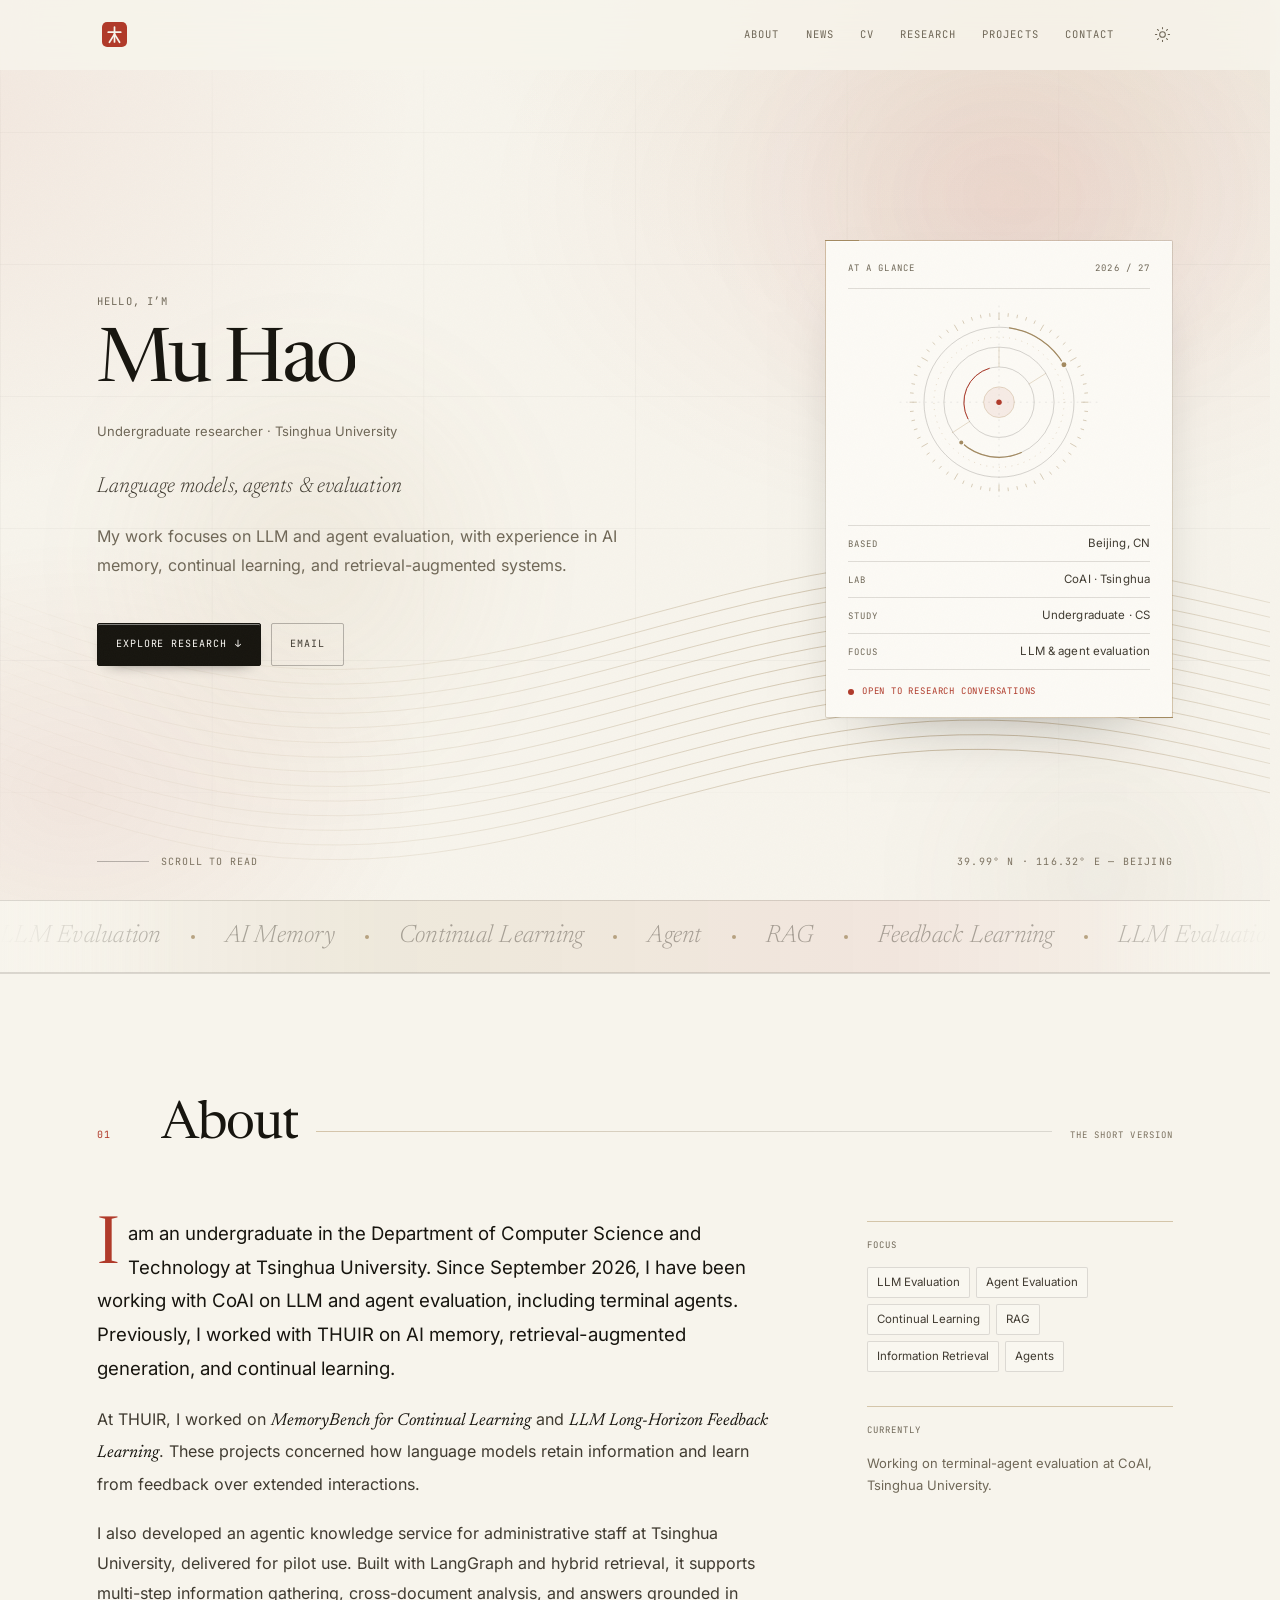
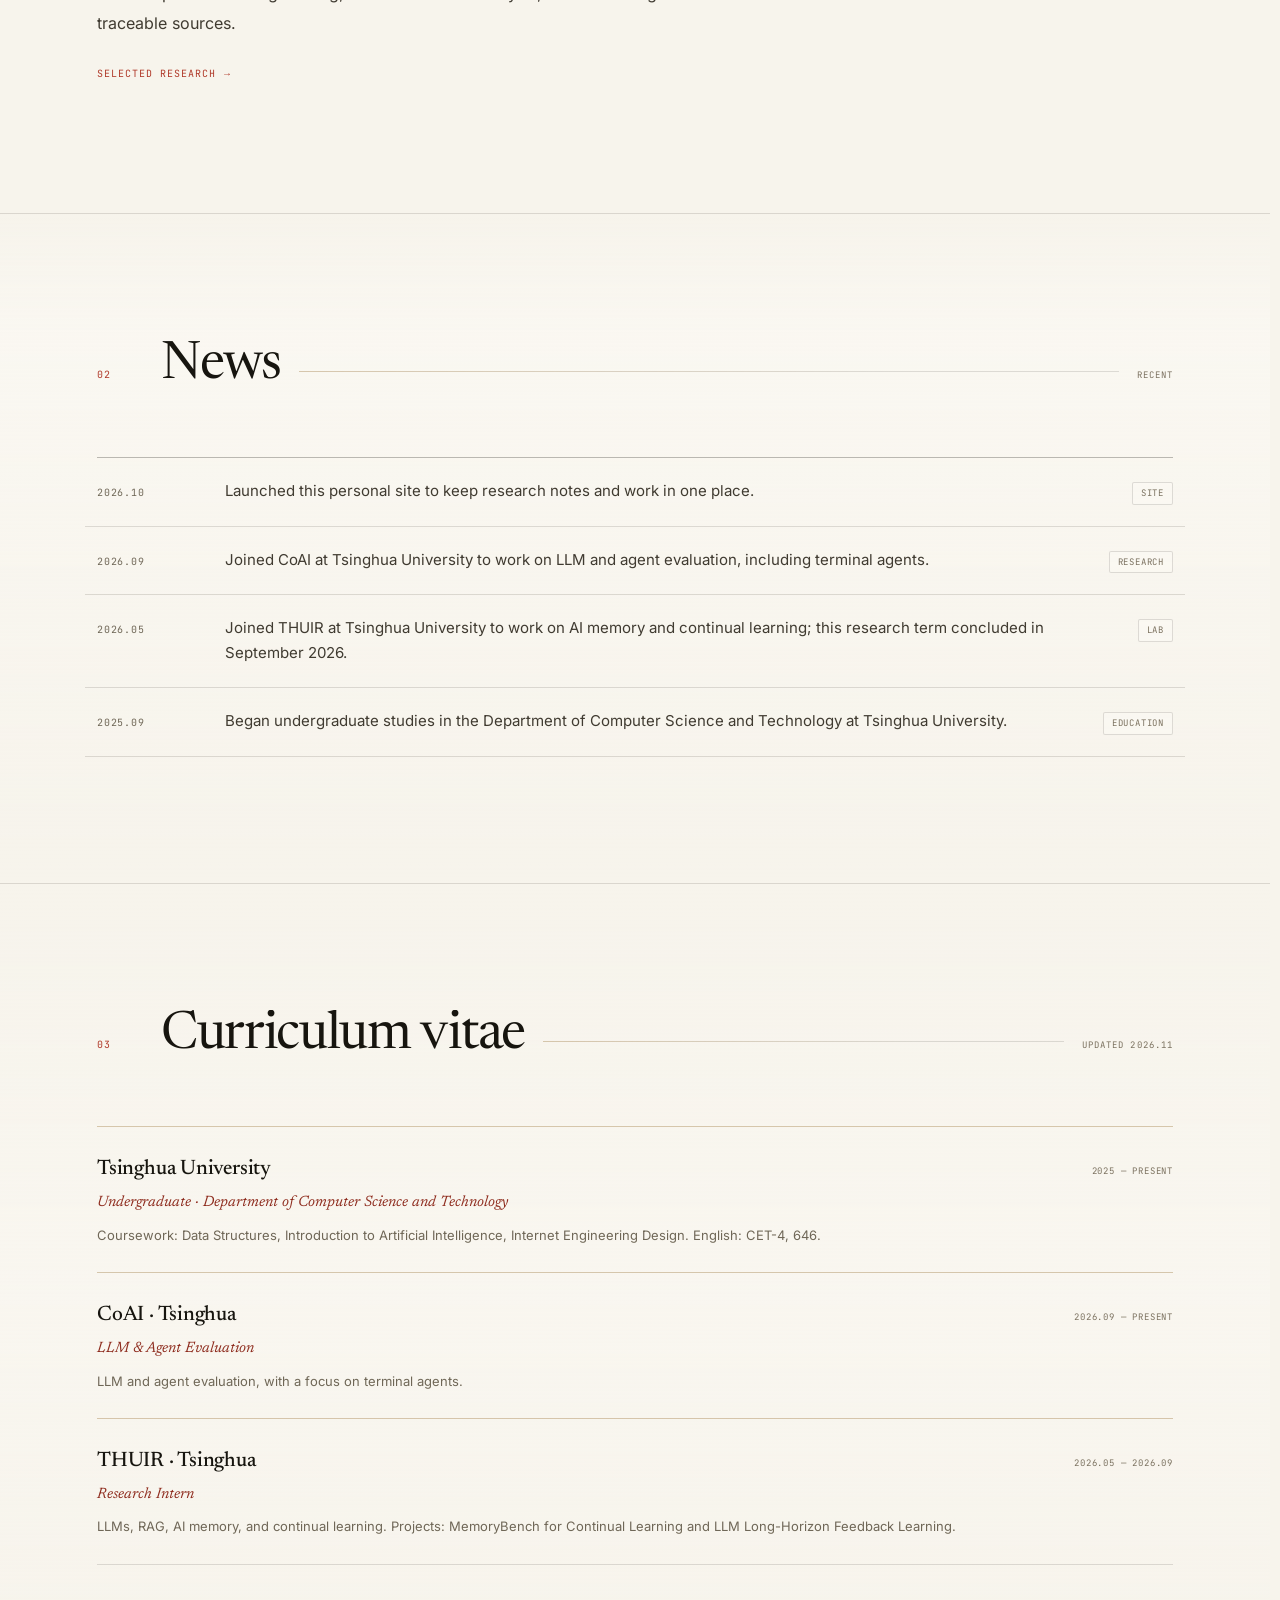
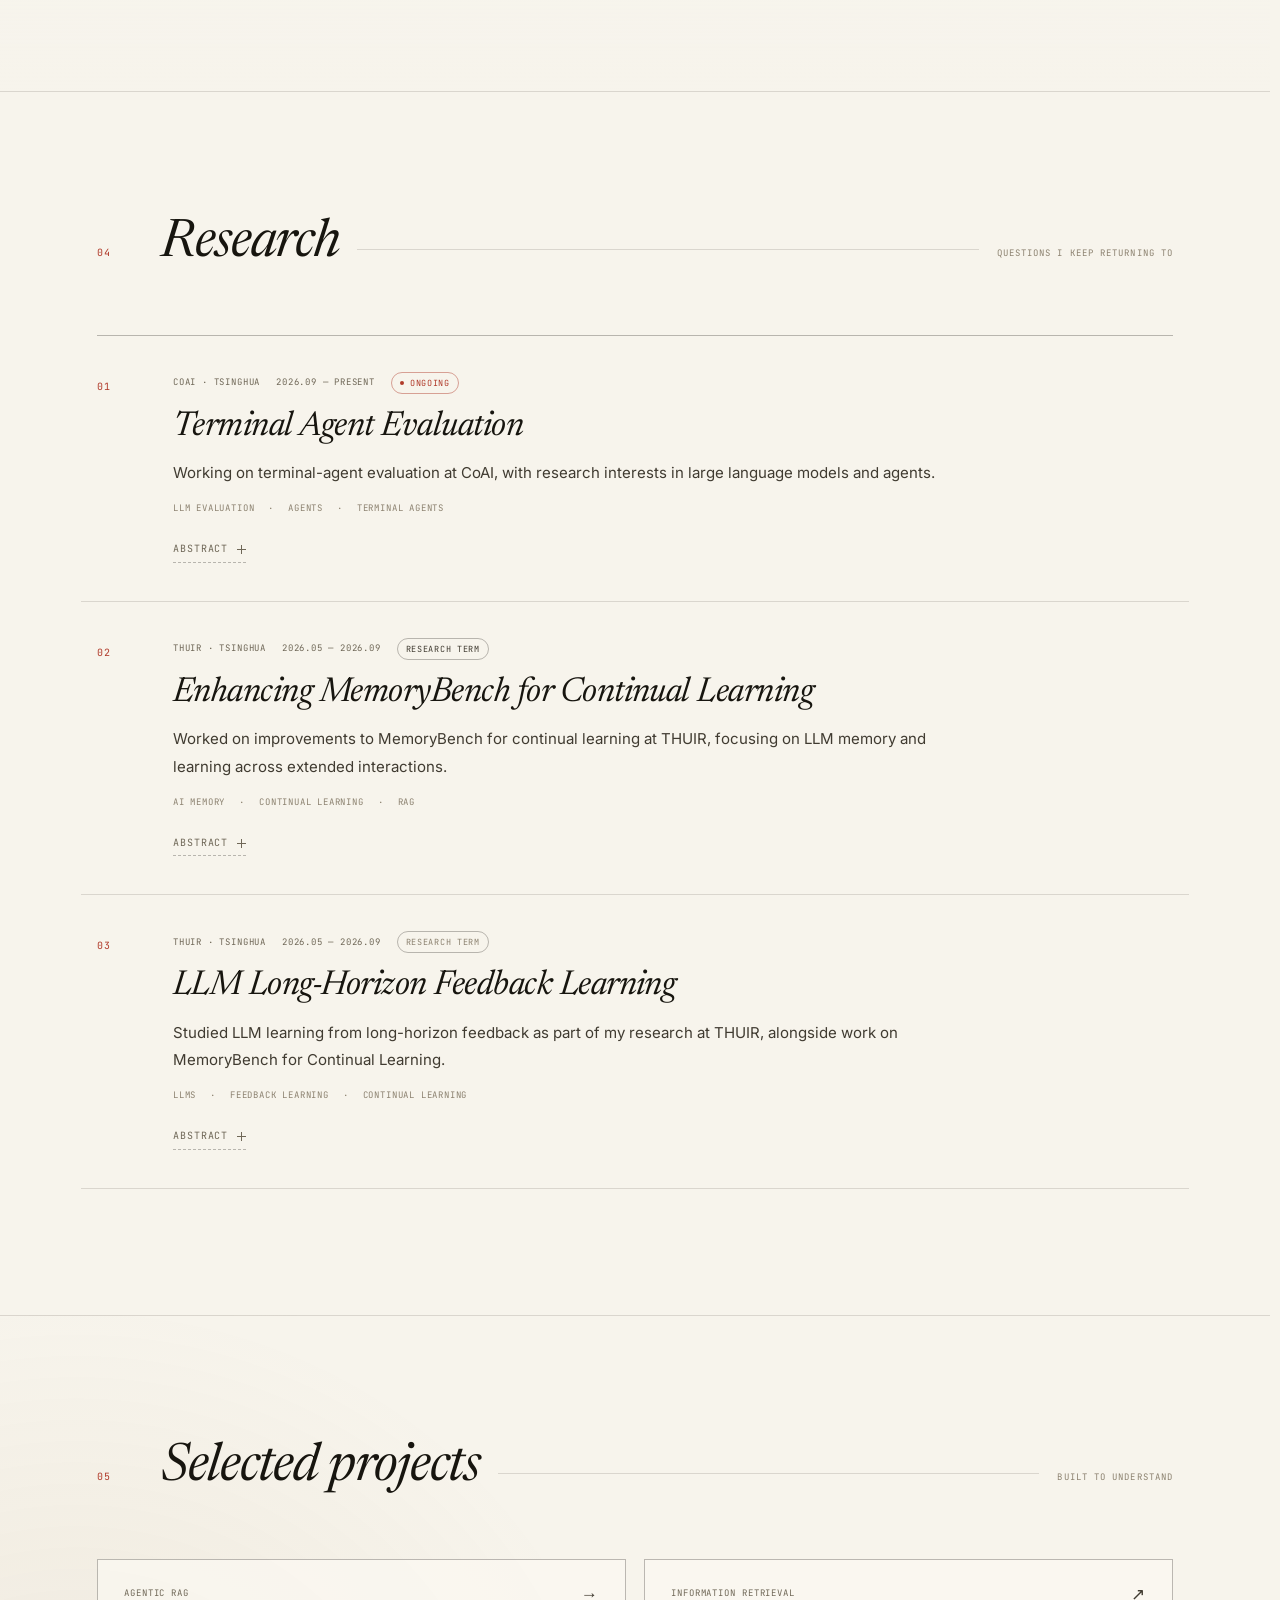
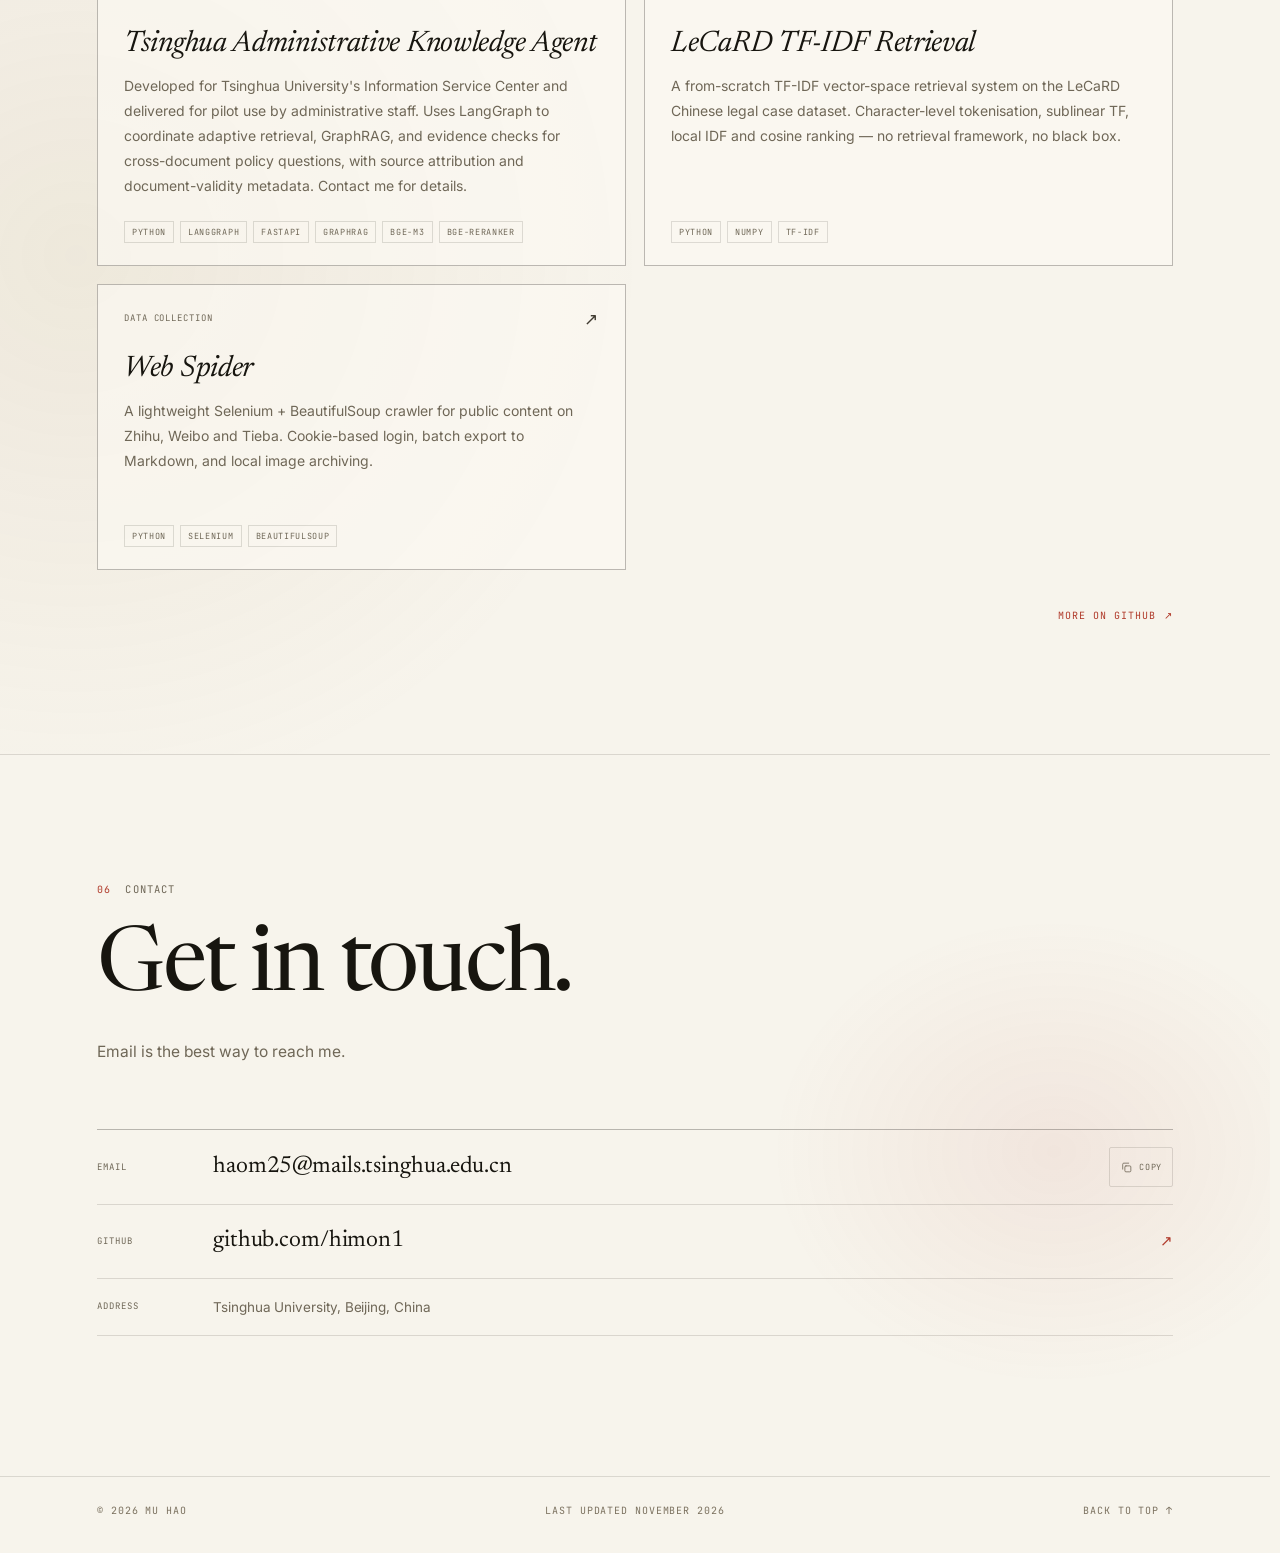
<file: index.html>
<!doctype html>
<html lang="en" data-theme="light">
<head>
  <meta charset="utf-8">
  <meta name="viewport" content="width=device-width, initial-scale=1">
  <title>Mu Hao · LLM Evaluation &amp; Memory</title>
  <meta name="description" content="Mu Hao is an undergraduate in the Department of Computer Science and Technology at Tsinghua University, working on LLM and agent evaluation at CoAI, with experience in AI memory, continual learning, and agentic retrieval.">
  <meta name="author" content="Mu Hao">
  <meta name="theme-color" content="#f7f4ec" media="(prefers-color-scheme: light)">
  <meta name="theme-color" content="#111210" media="(prefers-color-scheme: dark)">

  <meta property="og:type" content="profile">
  <meta property="og:title" content="Mu Hao · LLM Evaluation &amp; Memory">
  <meta property="og:description" content="Undergraduate at Tsinghua University working on LLM and agent evaluation at CoAI, with experience in AI memory and agentic retrieval.">
  <meta property="og:url" content="https://himon1.github.io/">
  <meta property="og:image" content="https://himon1.github.io/assets/img/social-card.png">
  <meta property="og:image:width" content="1200">
  <meta property="og:image:height" content="630">
  <meta name="twitter:card" content="summary_large_image">
  <meta name="twitter:title" content="Mu Hao · LLM Evaluation &amp; Memory">
  <meta name="twitter:description" content="Undergraduate at Tsinghua University working on LLM and agent evaluation at CoAI, with experience in AI memory and agentic retrieval.">
  <meta name="twitter:image" content="https://himon1.github.io/assets/img/social-card.png">

  <link rel="icon" href="assets/img/favicon.svg" type="image/svg+xml">
  <link rel="apple-touch-icon" href="assets/img/apple-touch-icon.png">
  <link rel="preload" href="assets/fonts/newsreader-latin.woff2" as="font" type="font/woff2" crossorigin>
  <link rel="preload" href="assets/fonts/newsreader-italic-latin.woff2" as="font" type="font/woff2" crossorigin>
  <link rel="preload" href="assets/fonts/inter-latin.woff2" as="font" type="font/woff2" crossorigin>
  <link rel="stylesheet" href="assets/css/style.css?v=english-only">

  <script>
    // Apply the saved theme before first paint to avoid a flash.
    (function () {
      try {
        var t = localStorage.getItem('hm-theme');
        if (t !== 'light' && t !== 'dark') t = window.matchMedia('(prefers-color-scheme: dark)').matches ? 'dark' : 'light';
        document.documentElement.setAttribute('data-theme', t);
      } catch (e) {}
    })();
  </script>

  <script type="application/ld+json">
    {
      "@context": "https://schema.org",
      "@type": "Person",
      "name": "Mu Hao",
      "url": "https://himon1.github.io/",
      "email": "haom25@mails.tsinghua.edu.cn",
      "affiliation": { "@type": "CollegeOrUniversity", "name": "Tsinghua University" },
      "knowsAbout": ["Large Language Models", "Agent Evaluation", "LLM Evaluation", "AI Memory", "Continual Learning", "Agentic RAG"],
      "sameAs": ["https://github.com/himon1"]
    }
  </script>
</head>

<body>
  <a class="skip-link" href="#main"><span>Skip to content</span></a>

  <header class="site-header" id="siteHeader">
    <div class="header-inner">
      <a class="brand" href="#top" aria-label="Back to top" title="Back to top">
        <svg class="brand-seal" viewBox="0 0 64 64" aria-hidden="true">
          <rect width="64" height="64" rx="13" fill="currentColor"/>
          <g fill="none" stroke="#f7f4ec" stroke-width="4.4" stroke-linecap="round">
            <path d="M32 13v38"/><path d="M16 26h32"/><path d="M32 31 19 52"/><path d="M32 31 45 52"/>
          </g>
        </svg>
      </a>

      <nav class="nav" id="primaryNav" aria-label="Sections">
        <a href="#about" data-section="about"><span>About</span></a>
        <a href="#news" data-section="news"><span>News</span></a>
        <a href="#cv" data-section="cv"><span>CV</span></a>
        <a href="#research" data-section="research"><span>Research</span></a>
        <a href="#projects" data-section="projects"><span>Projects</span></a>
        <a href="#contact" data-section="contact"><span>Contact</span></a>
      </nav>

      <div class="controls">
        <button class="ctrl icon-btn" id="themeToggle" type="button" aria-label="Toggle colour theme">
          <svg class="icon-sun" viewBox="0 0 24 24" aria-hidden="true"><circle cx="12" cy="12" r="4"/><path d="M12 2v2M12 20v2M4.9 4.9l1.4 1.4M17.7 17.7l1.4 1.4M2 12h2M20 12h2M4.9 19.1l1.4-1.4M17.7 6.3l1.4-1.4"/></svg>
          <svg class="icon-moon" viewBox="0 0 24 24" aria-hidden="true"><path d="M20 14.5A8.5 8.5 0 0 1 9.5 4a8.5 8.5 0 1 0 10.5 10.5Z"/></svg>
        </button>
        <button class="ctrl menu-btn" id="menuToggle" type="button" aria-expanded="false" aria-controls="primaryNav" aria-label="Open menu">
          <span></span><span></span>
        </button>
      </div>
    </div>
    <div class="read-progress" aria-hidden="true"><span id="progressBar"></span></div>
  </header>

  <div class="menu-backdrop" id="menuBackdrop" hidden aria-hidden="true"></div>

  <nav class="side-rail" id="sideRail" aria-label="Section index">
    <a href="#about" data-section="about"><span class="rail-label"><span>About</span></span><span class="rail-dot"></span></a>
    <a href="#news" data-section="news"><span class="rail-label"><span>News</span></span><span class="rail-dot"></span></a>
    <a href="#cv" data-section="cv"><span class="rail-label"><span>CV</span></span><span class="rail-dot"></span></a>
    <a href="#research" data-section="research"><span class="rail-label"><span>Research</span></span><span class="rail-dot"></span></a>
    <a href="#projects" data-section="projects"><span class="rail-label"><span>Work</span></span><span class="rail-dot"></span></a>
    <a href="#contact" data-section="contact"><span class="rail-label"><span>Contact</span></span><span class="rail-dot"></span></a>
  </nav>

  <main id="main">
    <!-- ───────────────────────────── HERO ───────────────────────────── -->
    <section class="hero" id="top">
      <div class="hero-aurora" aria-hidden="true">
        <span class="aurora aurora-1"></span>
        <span class="aurora aurora-2"></span>
        <span class="aurora aurora-3"></span>
      </div>
      <div class="hero-bg" aria-hidden="true"></div>
      <svg class="hero-flow" viewBox="0 0 1400 800" preserveAspectRatio="none" aria-hidden="true">
        <defs><linearGradient id="heroFlowGold"><stop offset="0" stop-opacity="0"/><stop offset=".35" stop-opacity=".14"/><stop offset=".75" stop-opacity=".52"/><stop offset="1" stop-opacity=".12"/></linearGradient></defs>
        <g fill="none" stroke="url(#heroFlowGold)" stroke-width="1" vector-effect="non-scaling-stroke">
          <path d="M-80.0 495.7L-47.5 505.4L-15.0 515.4L17.5 525.4L50.0 535.3L82.5 545.0L115.0 554.3L147.5 563.1L180.0 571.2L212.5 578.6L245.0 585.1L277.5 590.5L310.0 595.0L342.5 598.3L375.0 600.5L407.5 601.5L440.0 601.4L472.5 600.2L505.0 597.8L537.5 594.5L570.0 590.2L602.5 585.1L635.0 579.3L667.5 572.8L700.0 565.9L732.5 558.6L765.0 551.2L797.5 543.7L830.0 536.3L862.5 529.2L895.0 522.4L927.5 516.1L960.0 510.5L992.5 505.5L1025.0 501.4L1057.5 498.1L1090.0 495.8L1122.5 494.4L1155.0 494.0L1187.5 494.6L1220.0 496.0L1252.5 498.4L1285.0 501.6L1317.5 505.5L1350.0 510.1L1382.5 515.3L1415.0 520.8L1447.5 526.7L1480.0 532.7"/>
          <path d="M-80.0 508.7L-47.5 518.4L-15.0 528.4L17.5 538.4L50.0 548.3L82.5 558.0L115.0 567.3L147.5 576.1L180.0 584.2L212.5 591.6L245.0 598.1L277.5 603.5L310.0 608.0L342.5 611.3L375.0 613.5L407.5 614.5L440.0 614.4L472.5 613.2L505.0 610.8L537.5 607.5L570.0 603.2L602.5 598.1L635.0 592.3L667.5 585.8L700.0 578.9L732.5 571.6L765.0 564.2L797.5 556.7L830.0 549.3L862.5 542.2L895.0 535.4L927.5 529.1L960.0 523.5L992.5 518.5L1025.0 514.4L1057.5 511.1L1090.0 508.8L1122.5 507.4L1155.0 507.0L1187.5 507.6L1220.0 509.0L1252.5 511.4L1285.0 514.6L1317.5 518.5L1350.0 523.1L1382.5 528.3L1415.0 533.8L1447.5 539.7L1480.0 545.7"/>
          <path d="M-80.0 521.7L-47.5 531.4L-15.0 541.4L17.5 551.4L50.0 561.3L82.5 571.0L115.0 580.3L147.5 589.1L180.0 597.2L212.5 604.6L245.0 611.1L277.5 616.5L310.0 621.0L342.5 624.3L375.0 626.5L407.5 627.5L440.0 627.4L472.5 626.2L505.0 623.8L537.5 620.5L570.0 616.2L602.5 611.1L635.0 605.3L667.5 598.8L700.0 591.9L732.5 584.6L765.0 577.2L797.5 569.7L830.0 562.3L862.5 555.2L895.0 548.4L927.5 542.1L960.0 536.5L992.5 531.5L1025.0 527.4L1057.5 524.1L1090.0 521.8L1122.5 520.4L1155.0 520.0L1187.5 520.6L1220.0 522.0L1252.5 524.4L1285.0 527.6L1317.5 531.5L1350.0 536.1L1382.5 541.3L1415.0 546.8L1447.5 552.7L1480.0 558.7"/>
          <path d="M-80.0 534.7L-47.5 544.4L-15.0 554.4L17.5 564.4L50.0 574.3L82.5 584.0L115.0 593.3L147.5 602.1L180.0 610.2L212.5 617.6L245.0 624.1L277.5 629.5L310.0 634.0L342.5 637.3L375.0 639.5L407.5 640.5L440.0 640.4L472.5 639.2L505.0 636.8L537.5 633.5L570.0 629.2L602.5 624.1L635.0 618.3L667.5 611.8L700.0 604.9L732.5 597.6L765.0 590.2L797.5 582.7L830.0 575.3L862.5 568.2L895.0 561.4L927.5 555.1L960.0 549.5L992.5 544.5L1025.0 540.4L1057.5 537.1L1090.0 534.8L1122.5 533.4L1155.0 533.0L1187.5 533.6L1220.0 535.0L1252.5 537.4L1285.0 540.6L1317.5 544.5L1350.0 549.1L1382.5 554.3L1415.0 559.8L1447.5 565.7L1480.0 571.7"/>
          <path d="M-80.0 547.7L-47.5 557.4L-15.0 567.4L17.5 577.4L50.0 587.3L82.5 597.0L115.0 606.3L147.5 615.1L180.0 623.2L212.5 630.6L245.0 637.1L277.5 642.5L310.0 647.0L342.5 650.3L375.0 652.5L407.5 653.5L440.0 653.4L472.5 652.2L505.0 649.8L537.5 646.5L570.0 642.2L602.5 637.1L635.0 631.3L667.5 624.8L700.0 617.9L732.5 610.6L765.0 603.2L797.5 595.7L830.0 588.3L862.5 581.2L895.0 574.4L927.5 568.1L960.0 562.5L992.5 557.5L1025.0 553.4L1057.5 550.1L1090.0 547.8L1122.5 546.4L1155.0 546.0L1187.5 546.6L1220.0 548.0L1252.5 550.4L1285.0 553.6L1317.5 557.5L1350.0 562.1L1382.5 567.3L1415.0 572.8L1447.5 578.7L1480.0 584.7"/>
          <path d="M-80.0 560.7L-47.5 570.4L-15.0 580.4L17.5 590.4L50.0 600.3L82.5 610.0L115.0 619.3L147.5 628.1L180.0 636.2L212.5 643.6L245.0 650.1L277.5 655.5L310.0 660.0L342.5 663.3L375.0 665.5L407.5 666.5L440.0 666.4L472.5 665.2L505.0 662.8L537.5 659.5L570.0 655.2L602.5 650.1L635.0 644.3L667.5 637.8L700.0 630.9L732.5 623.6L765.0 616.2L797.5 608.7L830.0 601.3L862.5 594.2L895.0 587.4L927.5 581.1L960.0 575.5L992.5 570.5L1025.0 566.4L1057.5 563.1L1090.0 560.8L1122.5 559.4L1155.0 559.0L1187.5 559.6L1220.0 561.0L1252.5 563.4L1285.0 566.6L1317.5 570.5L1350.0 575.1L1382.5 580.3L1415.0 585.8L1447.5 591.7L1480.0 597.7"/>
          <path d="M-80.0 573.7L-47.5 583.4L-15.0 593.4L17.5 603.4L50.0 613.3L82.5 623.0L115.0 632.3L147.5 641.1L180.0 649.2L212.5 656.6L245.0 663.1L277.5 668.5L310.0 673.0L342.5 676.3L375.0 678.5L407.5 679.5L440.0 679.4L472.5 678.2L505.0 675.8L537.5 672.5L570.0 668.2L602.5 663.1L635.0 657.3L667.5 650.8L700.0 643.9L732.5 636.6L765.0 629.2L797.5 621.7L830.0 614.3L862.5 607.2L895.0 600.4L927.5 594.1L960.0 588.5L992.5 583.5L1025.0 579.4L1057.5 576.1L1090.0 573.8L1122.5 572.4L1155.0 572.0L1187.5 572.6L1220.0 574.0L1252.5 576.4L1285.0 579.6L1317.5 583.5L1350.0 588.1L1382.5 593.3L1415.0 598.8L1447.5 604.7L1480.0 610.7"/>
          <path d="M-80.0 586.7L-47.5 596.4L-15.0 606.4L17.5 616.4L50.0 626.3L82.5 636.0L115.0 645.3L147.5 654.1L180.0 662.2L212.5 669.6L245.0 676.1L277.5 681.5L310.0 686.0L342.5 689.3L375.0 691.5L407.5 692.5L440.0 692.4L472.5 691.2L505.0 688.8L537.5 685.5L570.0 681.2L602.5 676.1L635.0 670.3L667.5 663.8L700.0 656.9L732.5 649.6L765.0 642.2L797.5 634.7L830.0 627.3L862.5 620.2L895.0 613.4L927.5 607.1L960.0 601.5L992.5 596.5L1025.0 592.4L1057.5 589.1L1090.0 586.8L1122.5 585.4L1155.0 585.0L1187.5 585.6L1220.0 587.0L1252.5 589.4L1285.0 592.6L1317.5 596.5L1350.0 601.1L1382.5 606.3L1415.0 611.8L1447.5 617.7L1480.0 623.7"/>
          <path d="M-80.0 599.7L-47.5 609.4L-15.0 619.4L17.5 629.4L50.0 639.3L82.5 649.0L115.0 658.3L147.5 667.1L180.0 675.2L212.5 682.6L245.0 689.1L277.5 694.5L310.0 699.0L342.5 702.3L375.0 704.5L407.5 705.5L440.0 705.4L472.5 704.2L505.0 701.8L537.5 698.5L570.0 694.2L602.5 689.1L635.0 683.3L667.5 676.8L700.0 669.9L732.5 662.6L765.0 655.2L797.5 647.7L830.0 640.3L862.5 633.2L895.0 626.4L927.5 620.1L960.0 614.5L992.5 609.5L1025.0 605.4L1057.5 602.1L1090.0 599.8L1122.5 598.4L1155.0 598.0L1187.5 598.6L1220.0 600.0L1252.5 602.4L1285.0 605.6L1317.5 609.5L1350.0 614.1L1382.5 619.3L1415.0 624.8L1447.5 630.7L1480.0 636.7"/>
          <path d="M-80.0 612.7L-47.5 622.4L-15.0 632.4L17.5 642.4L50.0 652.3L82.5 662.0L115.0 671.3L147.5 680.1L180.0 688.2L212.5 695.6L245.0 702.1L277.5 707.5L310.0 712.0L342.5 715.3L375.0 717.5L407.5 718.5L440.0 718.4L472.5 717.2L505.0 714.8L537.5 711.5L570.0 707.2L602.5 702.1L635.0 696.3L667.5 689.8L700.0 682.9L732.5 675.6L765.0 668.2L797.5 660.7L830.0 653.3L862.5 646.2L895.0 639.4L927.5 633.1L960.0 627.5L992.5 622.5L1025.0 618.4L1057.5 615.1L1090.0 612.8L1122.5 611.4L1155.0 611.0L1187.5 611.6L1220.0 613.0L1252.5 615.4L1285.0 618.6L1317.5 622.5L1350.0 627.1L1382.5 632.3L1415.0 637.8L1447.5 643.7L1480.0 649.7"/>
          <path d="M-80.0 625.7L-47.5 635.4L-15.0 645.4L17.5 655.4L50.0 665.3L82.5 675.0L115.0 684.3L147.5 693.1L180.0 701.2L212.5 708.6L245.0 715.1L277.5 720.5L310.0 725.0L342.5 728.3L375.0 730.5L407.5 731.5L440.0 731.4L472.5 730.2L505.0 727.8L537.5 724.5L570.0 720.2L602.5 715.1L635.0 709.3L667.5 702.8L700.0 695.9L732.5 688.6L765.0 681.2L797.5 673.7L830.0 666.3L862.5 659.2L895.0 652.4L927.5 646.1L960.0 640.5L992.5 635.5L1025.0 631.4L1057.5 628.1L1090.0 625.8L1122.5 624.4L1155.0 624.0L1187.5 624.6L1220.0 626.0L1252.5 628.4L1285.0 631.6L1317.5 635.5L1350.0 640.1L1382.5 645.3L1415.0 650.8L1447.5 656.7L1480.0 662.7"/>
          <path d="M-80.0 638.7L-47.5 648.4L-15.0 658.4L17.5 668.4L50.0 678.3L82.5 688.0L115.0 697.3L147.5 706.1L180.0 714.2L212.5 721.6L245.0 728.1L277.5 733.5L310.0 738.0L342.5 741.3L375.0 743.5L407.5 744.5L440.0 744.4L472.5 743.2L505.0 740.8L537.5 737.5L570.0 733.2L602.5 728.1L635.0 722.3L667.5 715.8L700.0 708.9L732.5 701.6L765.0 694.2L797.5 686.7L830.0 679.3L862.5 672.2L895.0 665.4L927.5 659.1L960.0 653.5L992.5 648.5L1025.0 644.4L1057.5 641.1L1090.0 638.8L1122.5 637.4L1155.0 637.0L1187.5 637.6L1220.0 639.0L1252.5 641.4L1285.0 644.6L1317.5 648.5L1350.0 653.1L1382.5 658.3L1415.0 663.8L1447.5 669.7L1480.0 675.7"/>
          <path d="M-80.0 651.7L-47.5 661.4L-15.0 671.4L17.5 681.4L50.0 691.3L82.5 701.0L115.0 710.3L147.5 719.1L180.0 727.2L212.5 734.6L245.0 741.1L277.5 746.5L310.0 751.0L342.5 754.3L375.0 756.5L407.5 757.5L440.0 757.4L472.5 756.2L505.0 753.8L537.5 750.5L570.0 746.2L602.5 741.1L635.0 735.3L667.5 728.8L700.0 721.9L732.5 714.6L765.0 707.2L797.5 699.7L830.0 692.3L862.5 685.2L895.0 678.4L927.5 672.1L960.0 666.5L992.5 661.5L1025.0 657.4L1057.5 654.1L1090.0 651.8L1122.5 650.4L1155.0 650.0L1187.5 650.6L1220.0 652.0L1252.5 654.4L1285.0 657.6L1317.5 661.5L1350.0 666.1L1382.5 671.3L1415.0 676.8L1447.5 682.7L1480.0 688.7"/>
          <path d="M-80.0 664.7L-47.5 674.4L-15.0 684.4L17.5 694.4L50.0 704.3L82.5 714.0L115.0 723.3L147.5 732.1L180.0 740.2L212.5 747.6L245.0 754.1L277.5 759.5L310.0 764.0L342.5 767.3L375.0 769.5L407.5 770.5L440.0 770.4L472.5 769.2L505.0 766.8L537.5 763.5L570.0 759.2L602.5 754.1L635.0 748.3L667.5 741.8L700.0 734.9L732.5 727.6L765.0 720.2L797.5 712.7L830.0 705.3L862.5 698.2L895.0 691.4L927.5 685.1L960.0 679.5L992.5 674.5L1025.0 670.4L1057.5 667.1L1090.0 664.8L1122.5 663.4L1155.0 663.0L1187.5 663.6L1220.0 665.0L1252.5 667.4L1285.0 670.6L1317.5 674.5L1350.0 679.1L1382.5 684.3L1415.0 689.8L1447.5 695.7L1480.0 701.7"/>
        </g>
      </svg>
      <div class="wrap hero-grid">
        <div class="hero-main">
          <p class="eyebrow hero-eyebrow">
            <span>Hello, I’m</span>
          </p>

          <h1 class="hero-title">
            <span>Mu Hao</span>
          </h1>

          <p class="hero-role">
            <span>Undergraduate researcher · Tsinghua University</span>
          </p>

          <p class="hero-sub">
            <span>Language models, agents &amp; evaluation</span>
          </p>

          <p class="hero-lede">
            <span>My work focuses on LLM and agent evaluation, with experience in AI memory, continual learning, and retrieval-augmented systems.</span>
          </p>

          <div class="hero-actions">
            <a class="btn btn-primary" href="#research">
              <span>Explore research</span>
              <span class="btn-arrow" aria-hidden="true">↓</span>
            </a>
            <a class="btn" href="mailto:haom25@mails.tsinghua.edu.cn">
              <span>Email</span>
            </a>
          </div>
        </div>

        <aside class="dossier" id="dossier" aria-label="Profile card">
          <div class="dossier-glow" aria-hidden="true"></div>
          <div class="dossier-head">
            <span class="mono"><span>At a glance</span></span>
            <span class="mono">2026 / 27</span>
          </div>

          <div class="mark" aria-hidden="true">
            <svg class="memory-dial" viewBox="0 0 300 228" fill="none">
              <path class="dial-axis" d="M40 112h220M150 5v214"/>
              <path class="dial-ticks" d="M150.00 21.00l0.00 -8.00M159.93 17.52l0.42 -3.98M169.75 19.08l0.83 -3.91M179.36 21.65l1.24 -3.80M188.64 25.21l1.63 -3.65M195.50 33.19l4.00 -6.93M205.84 35.14l2.35 -3.24M213.57 41.40l2.68 -2.97M220.60 48.43l2.97 -2.68M226.86 56.16l3.24 -2.35M228.81 66.50l6.93 -4.00M236.79 73.36l3.65 -1.63M240.35 82.64l3.80 -1.24M242.92 92.25l3.91 -0.83M244.48 102.07l3.98 -0.42M241.00 112.00l8.00 0.00M244.48 121.93l3.98 0.42M242.92 131.75l3.91 0.83M240.35 141.36l3.80 1.24M236.79 150.64l3.65 1.63M228.81 157.50l6.93 4.00M226.86 167.84l3.24 2.35M220.60 175.57l2.97 2.68M213.57 182.60l2.68 2.97M205.84 188.86l2.35 3.24M195.50 190.81l4.00 6.93M188.64 198.79l1.63 3.65M179.36 202.35l1.24 3.80M169.75 204.92l0.83 3.91M159.93 206.48l0.42 3.98M150.00 203.00l0.00 8.00M140.07 206.48l-0.42 3.98M130.25 204.92l-0.83 3.91M120.64 202.35l-1.24 3.80M111.36 198.79l-1.63 3.65M104.50 190.81l-4.00 6.93M94.16 188.86l-2.35 3.24M86.43 182.60l-2.68 2.97M79.40 175.57l-2.97 2.68M73.14 167.84l-3.24 2.35M71.19 157.50l-6.93 4.00M63.21 150.64l-3.65 1.63M59.65 141.36l-3.80 1.24M57.08 131.75l-3.91 0.83M55.52 121.93l-3.98 0.42M59.00 112.00l-8.00 0.00M55.52 102.07l-3.98 -0.42M57.08 92.25l-3.91 -0.83M59.65 82.64l-3.80 -1.24M63.21 73.36l-3.65 -1.63M71.19 66.50l-6.93 -4.00M73.14 56.16l-3.24 -2.35M79.40 48.43l-2.97 -2.68M86.43 41.40l-2.68 -2.97M94.16 35.14l-2.35 -3.24M104.50 33.19l-4.00 -6.93M111.36 25.21l-1.63 -3.65M120.64 21.65l-1.24 -3.80M130.25 19.08l-0.83 -3.91M140.07 17.52l-0.42 -3.98"/>
              <circle class="dial-guide" cx="150" cy="112" r="83"/>
              <circle class="dial-guide" cx="150" cy="112" r="61"/>
              <circle class="dial-guide" cx="150" cy="112" r="39"/>
              <circle class="dial-dashes" cx="150" cy="112" r="72" stroke-dasharray="1 6"/>
              <g class="dial-orbit">
                <path class="dial-arc" d="M161.55 29.81A83 83 0 0 1 221.88 70.50"/>
                <path class="dial-arc" d="M174.81 167.73A61 61 0 0 1 108.40 156.61"/>
                <circle class="dial-node" cx="221.88" cy="70.5" r="3.5"/>
                <circle class="dial-node" cx="108.24" cy="156.52" r="3"/>
              </g>
              <path class="dial-accent" d="M115.57 130.31A39 39 0 0 1 139.25 74.51"/>
              <path class="dial-link" d="M150 73v-22m33 41 19-12m-84 53-20 13"/>
              <circle class="dial-core" cx="150" cy="112" r="17"/>
              <circle class="dial-center" cx="150" cy="112" r="3"/>
            </svg>
          </div>

          <dl class="dossier-rows">
            <div><dt><span>Based</span></dt><dd>Beijing, CN</dd></div>
            <div><dt><span>Lab</span></dt><dd>CoAI · Tsinghua</dd></div>
            <div><dt><span>Study</span></dt><dd>Undergraduate · CS</dd></div>
            <div><dt><span>Focus</span></dt><dd><span>LLM &amp; agent evaluation</span></dd></div>
          </dl>

          <p class="dossier-status"><span class="status-dot" aria-hidden="true"></span><span>Open to research conversations</span></p>
        </aside>
      </div>

      <div class="wrap hero-foot">
        <span class="scroll-cue mono"><span class="scroll-line" aria-hidden="true"></span>Scroll to read</span>
        <span class="hero-keywords mono">39.99° N · 116.32° E — Beijing</span>
      </div>
    </section>

    <div class="marquee" aria-hidden="true">
      <div class="marquee-track">
        <div class="marquee-group">
          <span>LLM Evaluation</span><i></i>
          <span>AI Memory</span><i></i>
          <span>Continual Learning</span><i></i>
          <span>Agent</span><i></i>
          <span>RAG</span><i></i>
          <span>Feedback Learning</span><i></i>
        </div>
        <div class="marquee-group">
          <span>LLM Evaluation</span><i></i>
          <span>AI Memory</span><i></i>
          <span>Continual Learning</span><i></i>
          <span>Agent</span><i></i>
          <span>RAG</span><i></i>
          <span>Feedback Learning</span><i></i>
        </div>
      </div>
    </div>

    <!-- ───────────────────────────── ABOUT ───────────────────────────── -->
    <section class="section" id="about">
      <div class="wrap">
        <header class="section-head reveal">
          <span class="section-no">01</span>
          <h2 class="section-title"><span>About</span></h2>
          <span class="section-rule" aria-hidden="true"></span>
          <span class="section-note mono"><span>The short version</span></span>
        </header>

        <div class="about-grid">
          <div class="about-body reveal">
            <p class="dropcap">
              <span>I am an undergraduate in the Department of Computer Science and Technology at Tsinghua University. Since September 2026, I have been working with CoAI on LLM and agent evaluation, including terminal agents. Previously, I worked with THUIR on AI memory, retrieval-augmented generation, and continual learning.</span>
            </p>
            <p>
              <span>At THUIR, I worked on <em>MemoryBench for Continual Learning</em> and <em>LLM Long-Horizon Feedback Learning</em>. These projects concerned how language models retain information and learn from feedback over extended interactions.</span>
            </p>
            <p>
              <span>I also developed an agentic knowledge service for administrative staff at Tsinghua University, delivered for pilot use. Built with LangGraph and hybrid retrieval, it supports multi-step information gathering, cross-document analysis, and answers grounded in traceable sources.</span>
            </p>

            <a class="text-link" href="#research"><span>Selected research</span><span aria-hidden="true">→</span></a>
          </div>

          <aside class="about-side reveal" style="--d: 80ms">
            <div class="side-block">
              <span class="mono side-label"><span>Focus</span></span>
              <ul class="tag-list">
                <li>LLM Evaluation</li>
                <li>Agent Evaluation</li>
                <li>Continual Learning</li>
                <li>RAG</li>
                <li>Information Retrieval</li>
                <li>Agents</li>
              </ul>
            </div>
            <div class="side-block">
              <span class="mono side-label"><span>Currently</span></span>
              <p class="side-note">
                <span>Working on terminal-agent evaluation at CoAI, Tsinghua University.</span>
              </p>
            </div>
          </aside>
        </div>
      </div>
    </section>

    <!-- ───────────────────────────── NEWS ───────────────────────────── -->
    <section class="section" id="news">
      <div class="wrap">
        <header class="section-head reveal">
          <span class="section-no">02</span>
          <h2 class="section-title"><span>News</span></h2>
          <span class="section-rule" aria-hidden="true"></span>
          <span class="section-note mono"><span>Recent</span></span>
        </header>

        <div class="news-list">
          <div class="news-item reveal">
            <time class="mono" datetime="2026-10">2026.10</time>
            <p><span>Launched this personal site to keep research notes and work in one place.</span></p>
            <span class="news-tag mono"><span>Site</span></span>
          </div>
          <div class="news-item reveal">
            <time class="mono" datetime="2026-09">2026.09</time>
            <p><span>Joined CoAI at Tsinghua University to work on LLM and agent evaluation, including terminal agents.</span></p>
            <span class="news-tag mono"><span>Research</span></span>
          </div>
          <div class="news-item reveal">
            <time class="mono" datetime="2026-05">2026.05</time>
            <p><span>Joined THUIR at Tsinghua University to work on AI memory and continual learning; this research term concluded in September 2026.</span></p>
            <span class="news-tag mono"><span>Lab</span></span>
          </div>
          <div class="news-item reveal">
            <time class="mono" datetime="2025-09">2025.09</time>
            <p><span>Began undergraduate studies in the Department of Computer Science and Technology at Tsinghua University.</span></p>
            <span class="news-tag mono"><span>Education</span></span>
          </div>
        </div>
      </div>
    </section>

    <!-- ───────────────────────────── CV ───────────────────────────── -->
    <section class="section" id="cv">
      <div class="wrap">
        <header class="section-head reveal">
          <span class="section-no">03</span>
          <h2 class="section-title"><span>Curriculum vitae</span></h2>
          <span class="section-rule" aria-hidden="true"></span>
          <span class="section-note mono"><span>Updated 2026.11</span></span>
        </header>

        <div class="cv-list">
          <article class="cv-entry reveal">
            <div class="cv-entry-head">
              <h3>Tsinghua University</h3>
              <span class="mono">2025 — Present</span>
            </div>
            <p class="cv-sub"><span>Undergraduate · Department of Computer Science and Technology</span></p>
            <p class="cv-desc">
              <span>Coursework: Data Structures, Introduction to Artificial Intelligence, Internet Engineering Design. English: CET-4, 646.</span>
            </p>
          </article>

          <article class="cv-entry reveal">
            <div class="cv-entry-head">
              <h3>CoAI · Tsinghua</h3>
              <span class="mono">2026.09 — Present</span>
            </div>
            <p class="cv-sub"><span>LLM &amp; Agent Evaluation</span></p>
            <p class="cv-desc">
              <span>LLM and agent evaluation, with a focus on terminal agents.</span>
            </p>
          </article>

          <article class="cv-entry reveal">
            <div class="cv-entry-head">
              <h3>THUIR · Tsinghua</h3>
              <span class="mono">2026.05 — 2026.09</span>
            </div>
            <p class="cv-sub"><span>Research Intern</span></p>
            <p class="cv-desc">
              <span>LLMs, RAG, AI memory, and continual learning. Projects: MemoryBench for Continual Learning and LLM Long-Horizon Feedback Learning.</span>
            </p>
          </article>

        </div>
      </div>
    </section>

    <!-- ─────────────────────────── RESEARCH ─────────────────────────── -->
    <section class="section" id="research">
      <div class="wrap">
        <header class="section-head reveal">
          <span class="section-no">04</span>
          <h2 class="section-title"><span>Research</span></h2>
          <span class="section-rule" aria-hidden="true"></span>
          <span class="section-note mono"><span>Questions I keep returning to</span></span>
        </header>

        <div class="research-list">
          <article class="research-item reveal" data-index="01">
            <span class="research-no">01</span>
            <div class="research-body">
              <div class="research-meta mono">
                <span>CoAI · Tsinghua</span>
                <span>2026.09 — Present</span>
                <span class="pill pill-live"><span class="status-dot" aria-hidden="true"></span><span>Ongoing</span></span>
              </div>
              <h3>Terminal Agent Evaluation</h3>
              <p>
                <span>Working on terminal-agent evaluation at CoAI, with research interests in large language models and agents.</span>
              </p>
              <ul class="topic-list mono">
                <li>LLM Evaluation</li><li>Agents</li><li>Terminal Agents</li>
              </ul>

              <details class="research-more">
                <summary><span class="mono"><span>Abstract</span></span><span class="plus" aria-hidden="true"></span></summary>
                <div class="details-body">
                  <p>
                    <span>I joined CoAI in September 2026. My current research concerns evaluating terminal agents; the broader research directions are LLM evaluation and agents.</span>
                  </p>
                </div>
              </details>
            </div>
          </article>

          <article class="research-item reveal" data-index="02">
            <span class="research-no">02</span>
            <div class="research-body">
              <div class="research-meta mono">
                <span>THUIR · Tsinghua</span>
                <span>2026.05 — 2026.09</span>
                <span class="pill"><span>Research term</span></span>
              </div>
              <h3>Enhancing MemoryBench for Continual Learning</h3>
              <p>
                <span>Worked on improvements to MemoryBench for continual learning at THUIR, focusing on LLM memory and learning across extended interactions.</span>
              </p>
              <ul class="topic-list mono">
                <li>AI Memory</li><li>Continual Learning</li><li>RAG</li>
              </ul>

              <details class="research-more">
                <summary><span class="mono"><span>Abstract</span></span><span class="plus" aria-hidden="true"></span></summary>
                <div class="details-body">
                  <p>
                    <span>This project formed part of my research at THUIR from May to September 2026. The work focused on MemoryBench for Continual Learning, alongside research on LLMs, retrieval-augmented generation, and AI memory.</span>
                  </p>
                </div>
              </details>
            </div>
          </article>

          <article class="research-item reveal" data-index="03">
            <span class="research-no">03</span>
            <div class="research-body">
              <div class="research-meta mono">
                <span>THUIR · Tsinghua</span>
                <span>2026.05 — 2026.09</span>
                <span class="pill pill-quiet"><span>Research term</span></span>
              </div>
              <h3>LLM Long-Horizon Feedback Learning</h3>
              <p>
                <span>Studied LLM learning from long-horizon feedback as part of my research at THUIR, alongside work on MemoryBench for Continual Learning.</span>
              </p>
              <ul class="topic-list mono">
                <li>LLMs</li><li>Feedback Learning</li><li>Continual Learning</li>
              </ul>

              <details class="research-more">
                <summary><span class="mono"><span>Abstract</span></span><span class="plus" aria-hidden="true"></span></summary>
                <div class="details-body">
                  <p>
                    <span>This research topic concerned LLM long-horizon feedback learning. It was part of my work at THUIR from May to September 2026, where my research interests included LLMs, RAG, AI memory, and continual learning.</span>
                  </p>
                </div>
              </details>
            </div>
          </article>
        </div>
      </div>
    </section>

    <!-- ─────────────────────────── PROJECTS ─────────────────────────── -->
    <section class="section" id="projects">
      <div class="wrap">
        <header class="section-head reveal">
          <span class="section-no">05</span>
          <h2 class="section-title"><span>Selected projects</span></h2>
          <span class="section-rule" aria-hidden="true"></span>
          <span class="section-note mono"><span>Built to understand</span></span>
        </header>

        <div class="project-grid">
          <a class="project-card reveal" href="#contact">
            <div class="project-top mono">
              <span>Agentic RAG</span>
              <span class="project-arrow" aria-hidden="true">→</span>
            </div>
            <h3>Tsinghua Administrative Knowledge Agent</h3>
            <p>
              <span>Developed for Tsinghua University's Information Service Center and delivered for pilot use by administrative staff. Uses LangGraph to coordinate adaptive retrieval, GraphRAG, and evidence checks for cross-document policy questions, with source attribution and document-validity metadata. Contact me for details.</span>
            </p>
            <ul class="chips mono"><li>Python</li><li>LangGraph</li><li>FastAPI</li><li>GraphRAG</li><li>BGE-M3</li><li>BGE-Reranker</li></ul>
          </a>

          <a class="project-card reveal" href="https://github.com/himon1/LeCaRD-tf-idf-retrieval" target="_blank" rel="noopener">
            <div class="project-top mono">
              <span>Information Retrieval</span>
              <span class="project-arrow" aria-hidden="true">↗</span>
            </div>
            <h3>LeCaRD TF-IDF Retrieval</h3>
            <p>
              <span>A from-scratch TF-IDF vector-space retrieval system on the LeCaRD Chinese legal case dataset. Character-level tokenisation, sublinear TF, local IDF and cosine ranking — no retrieval framework, no black box.</span>
            </p>
            <ul class="chips mono"><li>Python</li><li>NumPy</li><li>TF-IDF</li></ul>
          </a>

          <a class="project-card reveal" href="https://github.com/himon1/Web-spider" target="_blank" rel="noopener">
            <div class="project-top mono">
              <span>Data Collection</span>
              <span class="project-arrow" aria-hidden="true">↗</span>
            </div>
            <h3>Web Spider</h3>
            <p>
              <span>A lightweight Selenium + BeautifulSoup crawler for public content on Zhihu, Weibo and Tieba. Cookie-based login, batch export to Markdown, and local image archiving.</span>
            </p>
            <ul class="chips mono"><li>Python</li><li>Selenium</li><li>BeautifulSoup</li></ul>
          </a>
        </div>

        <div class="projects-foot reveal">
          <a class="text-link" href="https://github.com/himon1" target="_blank" rel="noopener">
            <span>More on GitHub</span>
            <span aria-hidden="true">↗</span>
          </a>
        </div>
      </div>
    </section>

    <!-- ─────────────────────────── CONTACT ─────────────────────────── -->
    <section class="section contact" id="contact">
      <div class="wrap">
        <p class="eyebrow reveal"><span class="section-no">06</span><span>Contact</span></p>
        <h2 class="contact-title reveal">
          <span>Get in touch.</span>
        </h2>

        <p class="contact-note reveal">
          <span>Email is the best way to reach me.</span>
        </p>

        <div class="contact-rows reveal">
          <div class="contact-row">
            <span class="mono contact-label">Email</span>
            <a class="contact-value" href="mailto:haom25@mails.tsinghua.edu.cn">haom25@mails.tsinghua.edu.cn</a>
            <button class="copy-btn" id="copyEmail" type="button" data-email="haom25@mails.tsinghua.edu.cn" aria-label="Copy email address">
              <svg viewBox="0 0 24 24" aria-hidden="true"><rect x="9" y="9" width="11" height="11" rx="2"/><path d="M5 15V6a2 2 0 0 1 2-2h9"/></svg>
              <span class="copy-text"><span>Copy</span></span>
            </button>
          </div>
          <div class="contact-row">
            <span class="mono contact-label">GitHub</span>
            <a class="contact-value" href="https://github.com/himon1" target="_blank" rel="noopener">github.com/himon1</a>
            <span class="contact-arrow" aria-hidden="true">↗</span>
          </div>
          <div class="contact-row">
            <span class="mono contact-label"><span>Address</span></span>
            <span class="contact-value contact-value-quiet"><span>Tsinghua University, Beijing, China</span></span>
          </div>
        </div>
      </div>
    </section>
  </main>

  <footer class="site-footer">
    <div class="wrap footer-inner">
      <span class="mono">© <span id="year">2026</span> Mu Hao</span>
      <span class="mono footer-mid"><span>Last updated November 2026</span></span>
      <a class="mono back-top" href="#top"><span>Back to top</span> ↑</a>
    </div>
  </footer>

  <div class="toast" id="toast" role="status" aria-live="polite">
    <span>Email copied to clipboard</span>
  </div>

  <script src="assets/js/main.js?v=english-only" defer></script>
</body>
</html>
</file>
<file: assets/css/style.css>
/* ==========================================================================
   Mu Hao — personal site
   Hand-written CSS. Design tokens live in :root; edit those first.
   ========================================================================== */

@font-face {
  font-family: "Newsreader";
  /* The original filenames are reversed relative to the embedded styles. */
  src: url("../fonts/newsreader-italic-latin.woff2") format("woff2");
  font-weight: 300 600;
  font-style: normal;
  font-display: swap;
}
@font-face {
  font-family: "Newsreader";
  src: url("../fonts/newsreader-latin.woff2") format("woff2");
  font-weight: 300 500;
  font-style: italic;
  font-display: swap;
}
@font-face {
  font-family: "Newsreader Upright";
  /* This existing font file contains the upright face despite its filename. */
  src: url("../fonts/newsreader-italic-latin.woff2") format("woff2");
  font-weight: 300 600;
  font-style: normal;
  font-display: swap;
}
@font-face {
  font-family: "Inter";
  src: url("../fonts/inter-latin.woff2") format("woff2");
  font-weight: 300 600;
  font-style: normal;
  font-display: swap;
}
@font-face {
  font-family: "JetBrains Mono";
  src: url("../fonts/jetbrains-mono-latin.woff2") format("woff2");
  font-weight: 400 500;
  font-style: normal;
  font-display: swap;
}

/* ── Tokens ─────────────────────────────────────────────────────────────── */
:root {
  --paper: #f7f4ec;
  --paper-2: #fcfaf5;
  --paper-3: #efe9dc;
  --ink: #17150f;
  --ink-2: #403b31;
  --muted: #6f6757;
  --faint: #7b715f;
  --rule: rgba(23, 21, 15, 0.13);
  --rule-strong: rgba(23, 21, 15, 0.28);
  --accent: #b03a2a;
  --accent-ink: #8e2c1e;
  --accent-soft: rgba(176, 58, 42, 0.075);
  --seal: #b03a2a;
  --gold: #a38a60;
  --gold-ink: #7f6236;
  --gold-soft: rgba(165, 131, 78, 0.1);
  --gold-line: rgba(165, 131, 78, 0.42);
  --shadow: 0 26px 70px -46px rgba(23, 21, 15, 0.55);
  --surface-edge: rgba(255, 255, 255, 0.7);
  --surface-light: rgba(255, 255, 255, 0.45);
  --surface-shade: rgba(23, 21, 15, 0.12);
  --surface-glow: rgba(165, 131, 78, 0.22);

  --serif: "Newsreader", serif;
  --sans: "Inter", sans-serif;
  --mono: "JetBrains Mono", "SFMono-Regular", Consolas, "Liberation Mono", monospace;

  --max: 1180px;
  --pad: clamp(20px, 5vw, 52px);
  --header-h: 70px;
  --ease: cubic-bezier(0.22, 1, 0.36, 1);
}

html[data-theme="dark"] {
  --paper: #111210;
  --paper-2: #191a16;
  --paper-3: #1d1e1a;
  --ink: #ece7da;
  --ink-2: #c6bfae;
  --muted: #a49a86;
  --faint: #9a917f;
  --rule: rgba(236, 231, 218, 0.12);
  --rule-strong: rgba(236, 231, 218, 0.26);
  --accent: #da8570;
  --accent-ink: #ea8a76;
  --accent-soft: rgba(224, 115, 94, 0.09);
  --seal: #c74a36;
  --gold: #cbb184;
  --gold-ink: #e2c692;
  --gold-soft: rgba(211, 176, 119, 0.08);
  --gold-line: rgba(211, 176, 119, 0.34);
  --shadow: 0 30px 80px -50px rgba(0, 0, 0, 0.9);
  --surface-edge: rgba(255, 249, 230, 0.065);
  --surface-light: rgba(255, 249, 230, 0.08);
  --surface-shade: rgba(0, 0, 0, 0.4);
  --surface-glow: rgba(211, 176, 119, 0.14);
  color-scheme: dark;
}

/* ── Reset ──────────────────────────────────────────────────────────────── */
*,
*::before,
*::after { box-sizing: border-box; }

html {
  color-scheme: light;
  scrollbar-gutter: stable;
  scroll-behavior: smooth;
  scroll-padding-top: calc(var(--header-h) + 18px);
  -webkit-text-size-adjust: 100%;
}

body {
  margin: 0;
  background:
    radial-gradient(1100px 720px at 88% -8%, var(--gold-soft), transparent 62%),
    radial-gradient(900px 680px at -8% 12%, var(--accent-soft), transparent 58%),
    var(--paper);
  background-attachment: fixed;
  color: var(--ink);
  font-family: var(--sans);
  font-size: 16px;
  line-height: 1.65;
  font-weight: 400;
  -webkit-font-smoothing: antialiased;
  -moz-osx-font-smoothing: grayscale;
  text-rendering: optimizeLegibility;
  overflow-x: hidden;
  transition: background-color 0.45s var(--ease), color 0.45s var(--ease);
}

body::after {
  content: "";
  position: fixed;
  inset: 0;
  z-index: 2;
  pointer-events: none;
  opacity: 0.024;
  background-image: url("data:image/svg+xml,%3Csvg xmlns='http://www.w3.org/2000/svg' width='160' height='160'%3E%3Cfilter id='n'%3E%3CfeTurbulence type='fractalNoise' baseFrequency='.85' numOctaves='3' stitchTiles='stitch'/%3E%3C/filter%3E%3Crect width='100%25' height='100%25' filter='url(%23n)'/%3E%3C/svg%3E");
}
html[data-theme="dark"] body::after { opacity: 0.035; }

::selection { background: var(--accent); color: var(--paper-2); }

::-webkit-scrollbar { width: 10px; height: 10px; }
::-webkit-scrollbar-track { background: var(--paper); }
::-webkit-scrollbar-thumb {
  background: var(--rule-strong);
  border: 3px solid var(--paper);
  border-radius: 999px;
}
::-webkit-scrollbar-thumb:hover { background: var(--gold); }

img, svg { display: block; max-width: 100%; }
a { color: inherit; text-decoration: none; }
button { font: inherit; color: inherit; background: none; border: 0; cursor: pointer; }
ul, ol { margin: 0; padding: 0; list-style: none; }
p, h1, h2, h3, dl, dd, dt { margin: 0; }
em { font-style: italic; }

:focus-visible {
  outline: 2px solid var(--gold-ink);
  outline-offset: 3px;
  border-radius: 2px;
}

.wrap {
  width: 100%;
  max-width: var(--max);
  margin-inline: auto;
  padding-inline: var(--pad);
}

.mono {
  font-family: var(--mono);
  font-size: 10px;
  font-weight: 400;
  letter-spacing: 0.09em;
  text-transform: uppercase;
}

.skip-link {
  position: fixed;
  top: -100px;
  left: 16px;
  z-index: 300;
  padding: 10px 16px;
  background: var(--ink);
  color: var(--paper);
  font-family: var(--mono);
  font-size: 11px;
  transition: top 0.2s;
}
.skip-link:focus { top: 12px; }

/* ── Header ─────────────────────────────────────────────────────────────── */
.site-header {
  position: fixed;
  inset: 0 0 auto;
  z-index: 120;
  height: var(--header-h);
  background: color-mix(in srgb, var(--paper) 82%, transparent);
  -webkit-backdrop-filter: blur(16px) saturate(1.1);
  backdrop-filter: blur(16px) saturate(1.1);
  border-bottom: 1px solid transparent;
  transition: border-color 0.3s, background-color 0.3s, box-shadow 0.3s;
}
.site-header.is-scrolled {
  border-bottom-color: var(--rule);
  background: color-mix(in srgb, var(--paper) 92%, transparent);
  box-shadow: 0 12px 28px -24px var(--surface-shade);
}
body.menu-open .site-header { background: var(--paper); }

.header-inner {
  max-width: var(--max);
  height: 100%;
  margin-inline: auto;
  padding-inline: var(--pad);
  display: flex;
  align-items: center;
  gap: 32px;
}

.brand {
  display: inline-flex;
  align-items: center;
  gap: 11px;
  flex-shrink: 0;
}
.brand-seal {
  width: 25px;
  height: 25px;
  color: var(--seal);
  transition: transform 0.5s var(--ease);
}
.brand:hover .brand-seal { transform: rotate(-6deg); }

.nav {
  display: flex;
  align-items: center;
  gap: 26px;
  margin-left: auto;
}
.nav a {
  position: relative;
  font-family: var(--mono);
  font-size: 10.5px;
  letter-spacing: 0.1em;
  text-transform: uppercase;
  color: var(--muted);
  padding: 6px 0;
  transition: color 0.25s;
}
.nav a::after {
  content: "";
  position: absolute;
  left: 50%;
  bottom: -1px;
  width: 4px;
  height: 4px;
  margin-left: -2px;
  border-radius: 50%;
  background: var(--accent);
  opacity: 0;
  transform: translateY(3px);
  transition: opacity 0.25s, transform 0.25s var(--ease);
}
.nav a::before {
  content: "";
  position: absolute;
  inset: auto 0 1px;
  height: 1px;
  background: var(--gold-line);
  transform: scaleX(0);
  transform-origin: left;
  transition: transform 0.4s var(--ease);
}
.nav a:hover::before, .nav a:focus-visible::before { transform: scaleX(1); }
.nav a:hover { color: var(--ink); }
.nav a.is-active { color: var(--ink); }
.nav a.is-active::after { opacity: 1; transform: none; }

.controls {
  display: flex;
  align-items: center;
  gap: 6px;
  flex-shrink: 0;
}
.ctrl {
  display: inline-flex;
  align-items: center;
  justify-content: center;
  height: 32px;
  color: var(--muted);
  transition: color 0.2s, border-color 0.2s, background-color 0.2s;
}
.ctrl:hover { color: var(--ink); }
.ctrl:focus-visible { color: var(--ink); background: var(--gold-soft); }
.ctrl:active { transform: translateY(1px); }

.icon-btn { width: 32px; position: relative; }
.icon-btn svg {
  width: 17px;
  height: 17px;
  fill: none;
  stroke: currentColor;
  stroke-width: 1.5;
  stroke-linecap: round;
  stroke-linejoin: round;
  position: absolute;
  transition: opacity 0.3s, transform 0.5s var(--ease);
}
.icon-moon { opacity: 0; transform: rotate(-25deg) scale(0.8); }
html[data-theme="dark"] .icon-sun { opacity: 0; transform: rotate(25deg) scale(0.8); }
html[data-theme="dark"] .icon-moon { opacity: 1; transform: none; }

.menu-btn {
  display: none;
  width: 34px;
  flex-direction: column;
  gap: 5px;
}
.menu-btn span {
  display: block;
  width: 18px;
  height: 1px;
  background: currentColor;
  transition: transform 0.3s var(--ease), opacity 0.2s;
}
body.menu-open .menu-btn span:first-child { transform: translateY(3px) rotate(45deg); }
body.menu-open .menu-btn span:last-child { transform: translateY(-3px) rotate(-45deg); }

.read-progress {
  position: absolute;
  left: 0;
  right: 0;
  bottom: -1px;
  height: 1px;
  overflow: hidden;
}
.read-progress span {
  display: block;
  width: 100%;
  height: 100%;
  background: linear-gradient(90deg, var(--accent), var(--gold));
  transform: scaleX(0);
  transform-origin: left;
}

/* ── Section rail ───────────────────────────────────────────────────────── */
.side-rail {
  position: fixed;
  right: 26px;
  top: 50%;
  z-index: 90;
  display: flex;
  flex-direction: column;
  align-items: flex-end;
  gap: 0;
  transform: translateY(-50%);
  mix-blend-mode: normal;
}
.side-rail a {
  position: relative;
  display: flex;
  align-items: center;
  justify-content: flex-end;
  gap: 10px;
  height: 28px;
}
.rail-label {
  font-family: var(--mono);
  font-size: 7.5px;
  letter-spacing: 0.14em;
  text-transform: uppercase;
  color: var(--muted);
  opacity: 0;
  transform: translateX(5px);
  white-space: nowrap;
  transition: opacity 0.3s, transform 0.35s var(--ease), color 0.3s;
}
.rail-dot {
  display: block;
  width: 15px;
  height: 1px;
  background: var(--rule-strong);
  transition: width 0.35s var(--ease), background-color 0.3s, height 0.3s;
}
.side-rail a:hover .rail-label,
.side-rail a:focus-visible .rail-label,
.side-rail a.is-active .rail-label {
  opacity: 1;
  transform: none;
  color: var(--gold-ink);
}
.side-rail a:hover .rail-dot { background: var(--gold); }
.side-rail a.is-active .rail-dot {
  width: 26px;
  height: 2px;
  background: var(--accent);
}

/* ── Hero ───────────────────────────────────────────────────────────────── */
.hero {
  position: relative;
  min-height: 100svh;
  padding-top: calc(var(--header-h) + clamp(56px, 9vh, 110px));
  padding-bottom: 30px;
  display: flex;
  flex-direction: column;
  justify-content: center;
  overflow: hidden;
}
.hero-bg {
  position: absolute;
  inset: 0;
  pointer-events: none;
  background:
    radial-gradient(58% 52% at 80% 22%, var(--accent-soft), transparent 72%),
    radial-gradient(40% 40% at 6% 88%, var(--accent-soft), transparent 70%);
  transform: translate3d(0, var(--py, 0px), 0);
}
.hero-bg::after {
  content: "";
  position: absolute;
  inset: 0;
  background:
    radial-gradient(600px circle at var(--light-x, 70%) var(--light-y, 42%), var(--surface-glow), transparent 75%),
    linear-gradient(115deg, transparent 38%, var(--gold-soft) 50%, transparent 62%);
  opacity: 0;
  transition: opacity 1s var(--ease);
}
.hero.is-lit .hero-bg::after { opacity: 0.8; }
.hero-flow {
  position: absolute;
  inset: 0;
  width: 100%;
  height: 100%;
  pointer-events: none;
  overflow: hidden;
}
.hero-flow stop { stop-color: var(--gold); }
.hero-flow path { vector-effect: non-scaling-stroke; }

/* Slow, blurred colour fields — the “ink” under the paper. */
.hero-aurora {
  position: absolute;
  inset: -12% -6%;
  z-index: 0;
  overflow: hidden;
  pointer-events: none;
  filter: blur(64px);
  opacity: 0.38;
}
.aurora {
  position: absolute;
  border-radius: 50%;
  mix-blend-mode: multiply;
  animation: drift 26s ease-in-out infinite alternate;
}
.aurora-1 {
  width: 44vw;
  height: 44vw;
  left: 56%;
  top: 2%;
  background: radial-gradient(circle at 50% 50%, rgba(176, 58, 42, 0.24), transparent 66%);
}
.aurora-2 {
  width: 38vw;
  height: 38vw;
  left: 10%;
  top: 38%;
  background: radial-gradient(circle at 50% 50%, rgba(165, 131, 78, 0.3), transparent 66%);
  animation-duration: 32s;
  animation-delay: -8s;
}
.aurora-3 {
  width: 30vw;
  height: 30vw;
  right: 4%;
  bottom: -6%;
  background: radial-gradient(circle at 50% 50%, rgba(107, 82, 48, 0.2), transparent 68%);
  animation-duration: 38s;
  animation-delay: -16s;
}
html[data-theme="dark"] .hero-aurora { opacity: 0.3; }
html[data-theme="dark"] .aurora { mix-blend-mode: screen; }
html[data-theme="dark"] .aurora-1 { background: radial-gradient(circle at 50% 50%, rgba(224, 115, 94, 0.2), transparent 66%); }
html[data-theme="dark"] .aurora-2 { background: radial-gradient(circle at 50% 50%, rgba(211, 176, 119, 0.2), transparent 66%); }
html[data-theme="dark"] .aurora-3 { background: radial-gradient(circle at 50% 50%, rgba(120, 92, 52, 0.22), transparent 68%); }

.hero-bg::before {
  content: "";
  position: absolute;
  inset: 0;
  background-image:
    linear-gradient(to right, var(--rule) 1px, transparent 1px),
    linear-gradient(to bottom, var(--rule) 1px, transparent 1px);
  background-size: calc(100% / 6) 100%, 100% 132px;
  opacity: 0.22;
  -webkit-mask-image: linear-gradient(to bottom, transparent 0, #000 16%, #000 74%, transparent 100%);
  mask-image: linear-gradient(to bottom, transparent 0, #000 16%, #000 74%, transparent 100%);
}

.hero-grid {
  position: relative;
  z-index: 1;
  margin-top: auto;
  display: grid;
  grid-template-columns: minmax(0, 1fr) 348px;
  align-items: center;
  gap: clamp(40px, 7vw, 92px);
}

.eyebrow {
  display: flex;
  align-items: center;
  gap: 10px;
  font-family: var(--mono);
  font-size: 10.5px;
  letter-spacing: 0.11em;
  text-transform: uppercase;
  color: var(--muted);
}
.hero-eyebrow { animation: rise 0.8s var(--ease) both; }

.pulse-dot,
.status-dot {
  width: 6px;
  height: 6px;
  border-radius: 50%;
  background: var(--accent);
  flex-shrink: 0;
}
.pulse-dot {
  position: relative;
  box-shadow: 0 0 0 0 var(--accent-soft);
  animation: pulse 2.8s ease-out infinite;
}

.hero-title {
  position: relative;
  font-family: "Newsreader Upright", "Noto Serif SC", "Songti SC", serif;
  font-size: clamp(3.5rem, 5.8vw, 5rem);
  font-weight: 400;
  line-height: 1.08;
  letter-spacing: -0.035em;
  margin-top: 14px;
  animation: rise 0.9s 0.08s var(--ease) both;
}
@supports ((-webkit-background-clip: text) or (background-clip: text)) {
  .hero-title > span {
    background: linear-gradient(110deg, var(--ink) 35%, var(--gold-ink) 50%, var(--ink) 65%);
    background-size: 300% 100%;
    background-position: 100% 50%;
    -webkit-background-clip: text;
    background-clip: text;
    color: transparent;
    transition: background-position 1.3s var(--ease);
  }
  .hero-title:hover > span { background-position: 0 50%; }
  .hero-title > span::selection { color: var(--paper); }
}

.hero-role {
  margin-top: 16px;
  font-size: 13px;
  line-height: 1.7;
  color: var(--muted);
  animation: rise 0.9s 0.12s var(--ease) both;
}

.hero-sub {
  text-wrap: balance;
  margin-top: 28px;
  font-family: var(--serif);
  font-style: italic;
  font-size: clamp(1.08rem, 1.7vw, 1.4rem);
  font-weight: 300;
  color: var(--ink-2);
  letter-spacing: 0.005em;
  animation: rise 0.9s 0.16s var(--ease) both;
}

.hero-lede {
  margin-top: 16px;
  max-width: 540px;
  font-size: 16px;
  line-height: 1.78;
  color: var(--muted);
  animation: rise 0.9s 0.24s var(--ease) both;
}

.hero-actions {
  display: flex;
  flex-wrap: wrap;
  align-items: center;
  gap: 10px;
  margin-top: clamp(30px, 4vw, 44px);
  animation: rise 0.9s 0.32s var(--ease) both;
}

.btn {
  position: relative;
  overflow: hidden;
  isolation: isolate;
  transform: translate3d(var(--pull-x, 0px), var(--pull-y, 0px), 0);
  border-radius: 2px;
  display: inline-flex;
  align-items: center;
  gap: 9px;
  padding: 12px 18px;
  border: 1px solid var(--rule-strong);
  font-family: var(--mono);
  font-size: 10px;
  letter-spacing: 0.09em;
  text-transform: uppercase;
  color: var(--ink-2);
  transition: color 0.3s, background-color 0.3s, border-color 0.3s, transform 0.3s var(--ease), box-shadow 0.3s;
}
.btn::after {
  content: "";
  position: absolute;
  inset: -50% -20%;
  z-index: -1;
  pointer-events: none;
  background: linear-gradient(110deg, transparent 35%, var(--surface-light), transparent 65%);
  transform: translateX(-110%);
  transition: transform 0.8s var(--ease);
}
.btn:hover::after, .btn:focus-visible::after { transform: translateX(110%); }
.btn:active { transform: translate3d(var(--pull-x, 0px), var(--pull-y, 0px), 0) scale(0.97); }
.btn:hover {
  color: var(--paper-2);
  background: var(--ink);
  border-color: var(--ink);
  transform: translate3d(var(--pull-x, 0px), calc(var(--pull-y, 0px) - 2px), 0);
}
.btn-primary {
  color: var(--paper-2);
  background: var(--ink);
  border-color: var(--ink);
  box-shadow: inset 0 1px 0 var(--surface-light), 0 6px 16px -12px var(--ink);
}
.btn-primary:hover { background: var(--ink-2); border-color: var(--ink-2); box-shadow: inset 0 1px 0 var(--surface-light), 0 10px 22px -15px var(--ink); }
.btn-arrow { transition: transform 0.3s var(--ease); }
.btn:hover .btn-arrow { transform: translateY(3px); }
.btn-quiet { border-color: transparent; color: var(--muted); padding-inline: 8px; }
.btn-quiet:hover { background: transparent; color: var(--accent); border-color: transparent; }

/* Profile dossier card */
.dossier {
  position: relative;
  padding: 20px 22px 18px;
  border: 1px solid transparent;
  background:
    linear-gradient(var(--paper-2), var(--paper-2)) padding-box,
    linear-gradient(145deg, var(--gold-line), var(--rule) 45%, var(--gold-line)) border-box;
  box-shadow: var(--shadow), inset 0 1px 0 var(--surface-edge), 0 2px 4px -3px var(--surface-shade);
  animation: fade 1s 0.3s var(--ease) both;
  transform-style: preserve-3d;
  border-radius: 2px;
  transition: transform 0.25s ease-out, box-shadow 0.5s;
}
.dossier::before,
.dossier::after {
  content: "";
  position: absolute;
  width: 34px;
  height: 1px;
  background: var(--gold);
}
.dossier::before { top: -1px; left: -1px; }
.dossier::after { bottom: -1px; right: -1px; }

.dossier-glow {
  position: absolute;
  inset: 0;
  z-index: 0;
  pointer-events: none;
  opacity: 0;
  background: radial-gradient(
    230px circle at var(--mx, 50%) var(--my, 18%),
    var(--surface-glow),
    transparent 72%
  );
  transition: opacity 0.45s;
}
.dossier:hover .dossier-glow, .dossier:focus-within .dossier-glow { opacity: 1; }
.dossier > *:not(.dossier-glow) { position: relative; z-index: 1; }

.dossier-head {
  display: flex;
  justify-content: space-between;
  color: var(--muted);
  padding-bottom: 12px;
  border-bottom: 1px solid var(--rule);
}
.dossier-head .mono { font-size: 9px; letter-spacing: 0.12em; }

/* The dial fits inside its own padded stage; theme colours come from tokens. */
.mark {
  height: 236px;
  display: grid;
  place-items: center;
  padding: 12px 0 18px;
  overflow: hidden;
}
.memory-dial { width: min(100%, 280px); height: 100%; overflow: hidden; }
.dial-axis { stroke: var(--rule); stroke-width: 0.7; stroke-dasharray: 2 5; }
.dial-ticks { stroke: var(--gold); stroke-width: 0.7; opacity: 0.65; transition: opacity 0.35s; }
.dial-guide { stroke: var(--rule-strong); stroke-width: 0.7; }
.dial-dashes { stroke: var(--gold-line); stroke-width: 0.8; }
.dial-arc { stroke: var(--gold); stroke-width: 1.3; stroke-linecap: round; }
.dial-node { fill: var(--gold); stroke: var(--paper-2); stroke-width: 1.5; }
.dial-accent { stroke: var(--accent); stroke-width: 1.1; stroke-linecap: round; }
.dial-link { stroke: var(--gold-line); stroke-width: 0.7; }
.dial-core { fill: var(--accent-soft); stroke: var(--gold-line); stroke-width: 0.7; transition: fill 0.35s, stroke 0.35s; }
.dial-center { fill: var(--accent); }
.dial-orbit { transform-origin: 150px 112px; animation: spin 45s linear infinite; }

.dossier-rows { border-top: 1px solid var(--rule); }
.dossier-rows > div {
  display: flex;
  align-items: baseline;
  justify-content: space-between;
  gap: 14px;
  padding: 8px 0;
  border-bottom: 1px solid var(--rule);
}
.dossier-rows dt {
  font-family: var(--mono);
  font-size: 9px;
  letter-spacing: 0.11em;
  text-transform: uppercase;
  color: var(--muted);
}
.dossier-rows dd {
  font-size: 11.5px;
  letter-spacing: 0.01em;
  color: var(--ink-2);
  text-align: right;
}
.dossier-status {
  display: flex;
  align-items: center;
  gap: 8px;
  padding-top: 14px;
  font-family: var(--mono);
  font-size: 9px;
  letter-spacing: 0.09em;
  text-transform: uppercase;
  color: var(--accent);
}
.dossier-status .status-dot { animation: pulse 2.8s ease-out infinite; }

.hero-foot {
  position: relative;
  z-index: 1;
  margin-top: auto;
  padding-top: 46px;
  display: flex;
  align-items: center;
  justify-content: space-between;
  color: var(--faint);
  animation: fade 1.2s 0.7s var(--ease) both;
}
.scroll-cue { display: inline-flex; align-items: center; gap: 12px; }
.scroll-line {
  position: relative;
  display: block;
  width: 52px;
  height: 1px;
  background: var(--rule-strong);
  overflow: hidden;
}
.scroll-line::after {
  content: "";
  position: absolute;
  top: 0;
  left: -20px;
  width: 20px;
  height: 1px;
  background: var(--accent);
  animation: scrollcue 2.6s var(--ease) infinite;
}
.hero-keywords { letter-spacing: 0.12em; }

/* ── Marquee ────────────────────────────────────────────────────────────── */
.marquee {
  position: relative;
  overflow: hidden;
  padding: 15px 0;
  border-top: 1px solid var(--rule);
  border-bottom: 1px solid var(--rule);
  background:
    linear-gradient(90deg, transparent, var(--gold-soft) 30%, var(--accent-soft) 70%, transparent);
}
.marquee::before,
.marquee::after {
  content: "";
  position: absolute;
  top: 0;
  bottom: 0;
  width: 14%;
  z-index: 2;
  pointer-events: none;
}
.marquee::before { left: 0; background: linear-gradient(90deg, var(--paper), transparent); }
.marquee::after { right: 0; background: linear-gradient(-90deg, var(--paper), transparent); }
.marquee-track {
  display: flex;
  width: max-content;
  animation: marquee 54s linear infinite;
}
.marquee-group {
  display: flex;
  align-items: center;
  gap: 30px;
  padding-right: 30px;
}
.marquee span {
  font-family: var(--serif);
  font-style: italic;
  font-size: clamp(17px, 2vw, 25px);
  font-weight: 300;
  letter-spacing: 0.01em;
  white-space: nowrap;
  color: var(--ink-2);
  opacity: 0.42;
}
.marquee i {
  width: 4px;
  height: 4px;
  border-radius: 50%;
  background: var(--gold);
  opacity: 0.75;
  flex-shrink: 0;
}
.marquee:hover .marquee-track { animation-play-state: paused; }

/* ── Sections ───────────────────────────────────────────────────────────── */
.section {
  position: relative;
  padding-block: clamp(76px, 10vw, 126px);
  border-top: 1px solid var(--rule);
  scroll-margin-top: 0;
}
#news {
  background: linear-gradient(180deg, transparent, color-mix(in srgb, var(--paper-2) 58%, transparent) 18%, transparent);
}
#projects {
  background: radial-gradient(62% 74% at 6% 52%, var(--gold-soft), transparent 72%);
}
#cv {
  background: linear-gradient(180deg, transparent, color-mix(in srgb, var(--paper-2) 42%, transparent) 50%, transparent);
}
.section-head {
  display: grid;
  grid-template-columns: 46px auto 1fr auto;
  align-items: baseline;
  gap: 18px;
  margin-bottom: clamp(40px, 6vw, 64px);
}
.section-no {
  font-family: var(--mono);
  font-size: 10px;
  letter-spacing: 0.12em;
  color: var(--accent);
}
.section-title {
  overflow: hidden;
  padding-bottom: 0.16em;
  margin-bottom: -0.16em;
  font-family: var(--serif);
  font-size: clamp(2.1rem, 4.4vw, 3.3rem);
  font-weight: 400;
  line-height: 1;
  letter-spacing: -0.025em;
}
:where(.reveal-ready) .section-head .section-title > span {
  display: inline-block;
  transform: translateY(115%);
  transition: transform 0.85s var(--ease);
}
.section-head.is-in .section-title > span { transform: translateY(0); }
:where(.reveal-ready) .section-head .section-rule {
  transform: translateY(-6px) scaleX(0);
  transform-origin: left;
  transition: transform 0.9s 0.12s var(--ease);
}
.section-head.is-in .section-rule { transform: translateY(-6px) scaleX(1); }
.section-rule {
  display: block;
  height: 1px;
  background: linear-gradient(90deg, var(--gold-line), var(--rule) 72%);
  transform: translateY(-6px);
}
.section-note { color: var(--faint); font-size: 9px; letter-spacing: 0.12em; white-space: nowrap; }

/* Reveal on scroll */
.reveal {
  opacity: 1;
  transform: none;
}
:where(.reveal-ready) .reveal {
  opacity: 0;
  transform: translateY(12px);
  transition: opacity 0.65s var(--ease), transform 0.65s var(--ease);
  transition-delay: var(--d, 0ms);
}
:where(.reveal-ready) .reveal.is-in { opacity: 1; transform: none; }

/* ── About ──────────────────────────────────────────────────────────────── */
.about-grid {
  display: grid;
  grid-template-columns: minmax(0, 1.6fr) minmax(230px, 0.72fr);
  gap: clamp(40px, 7vw, 96px);
}
.about-body { max-width: 700px; }
.about-body p {
  font-size: 16px;
  line-height: 1.86;
  color: var(--ink-2);
  margin-bottom: 20px;
}
.about-body .dropcap {
  font-size: 18.5px;
  line-height: 1.82;
  color: var(--ink);
}
.dropcap::first-letter {
  float: left;
  font-family: var(--serif);
  font-size: 3.55em;
  line-height: 0.78;
  padding: 0.08em 0.12em 0 0;
  color: var(--accent);
  font-weight: 400;
}
.about-body em {
  font-family: var(--serif);
  font-size: 1.08em;
  color: var(--ink);
}

.text-link {
  display: inline-flex;
  align-items: center;
  gap: 8px;
  font-family: var(--mono);
  font-size: 10px;
  letter-spacing: 0.1em;
  text-transform: uppercase;
  color: var(--accent);
  padding-bottom: 3px;
  border-bottom: 1px solid transparent;
  transition: border-color 0.25s, gap 0.25s var(--ease);
}
.text-link:hover { border-bottom-color: var(--gold-line); color: var(--gold-ink); gap: 11px; }

.about-side { padding-top: 4px; }
.side-block {
  border-top: 1px solid var(--gold-line);
  padding-top: 16px;
  margin-bottom: 34px;
}
.side-label {
  display: block;
  color: var(--muted);
  font-size: 9px;
  letter-spacing: 0.12em;
  margin-bottom: 14px;
}
.tag-list { display: flex; flex-wrap: wrap; gap: 6px; }
.tag-list li {
  border-radius: 2px;
  background: color-mix(in srgb, var(--paper-2) 55%, transparent);
  font-size: 11.5px;
  color: var(--ink-2);
  padding: 5px 9px;
  border: 1px solid var(--rule);
  transition: border-color 0.25s, color 0.25s, background-color 0.25s;
}
.tag-list li:hover { border-color: var(--accent); color: var(--accent); background: var(--accent-soft); }
.side-note {
  font-size: 13px;
  line-height: 1.75;
  color: var(--muted);
}

/* ── News ───────────────────────────────────────────────────────────────── */
.news-list { border-top: 1px solid var(--rule-strong); }
.news-item {
  display: grid;
  grid-template-columns: 104px minmax(0, 1fr) auto;
  gap: 24px;
  align-items: baseline;
  padding: 21px 12px;
  margin-inline: -12px;
  border-bottom: 1px solid var(--rule);
  transition: background-color 0.3s;
}
.news-item:hover { background: color-mix(in srgb, var(--gold-soft) 60%, transparent); }
.news-item time { color: var(--muted); font-size: 10px; letter-spacing: 0.08em; transition: color 0.3s; }
.news-item:hover time { color: var(--accent); }
.news-item p { font-size: 15px; line-height: 1.65; color: var(--ink-2); }
.news-tag {
  font-size: 9px;
  color: var(--faint);
  border: 1px solid var(--rule);
  padding: 3px 8px;
  border-radius: 2px;
  background: color-mix(in srgb, var(--paper-2) 55%, transparent);
  white-space: nowrap;
}

/* ── Research ───────────────────────────────────────────────────────────── */
.research-list { border-top: 1px solid var(--rule-strong); }
.research-item {
  position: relative;
  display: grid;
  grid-template-columns: 52px minmax(0, 1fr);
  gap: 24px;
  padding: 36px 16px 38px;
  margin-inline: -16px;
  border-bottom: 1px solid var(--rule);
  transition: background-color 0.45s;
}
.research-item:hover { background-color: var(--accent-soft); }
.research-item::after {
  content: attr(data-index);
  position: absolute;
  right: 12px;
  top: 22px;
  font-family: var(--serif);
  font-size: clamp(64px, 8vw, 104px);
  line-height: 1;
  letter-spacing: -0.04em;
  color: var(--gold);
  opacity: 0;
  transform: translateY(8px);
  transition: opacity 0.5s, transform 0.6s var(--ease);
  pointer-events: none;
}
.research-item:hover::after { opacity: 0.14; transform: none; }
.research-item::before {
  content: "";
  position: absolute;
  left: 0;
  top: 0;
  width: 2px;
  height: 0;
  background: var(--accent);
  transition: height 0.5s var(--ease);
}
.research-item:hover::before { height: 100%; }
.research-no {
  font-family: var(--mono);
  font-size: 10px;
  letter-spacing: 0.1em;
  color: var(--accent);
  padding-top: 7px;
}
.research-meta {
  display: flex;
  flex-wrap: wrap;
  align-items: center;
  gap: 8px 16px;
  color: var(--muted);
  font-size: 9px;
  letter-spacing: 0.09em;
  margin-bottom: 14px;
}
.pill {
  display: inline-flex;
  align-items: center;
  gap: 6px;
  padding: 3px 8px;
  border: 1px solid var(--rule-strong);
  border-radius: 999px;
  font-size: 8.5px;
  letter-spacing: 0.08em;
  color: var(--ink-2);
}
.pill-live { color: var(--accent); border-color: color-mix(in srgb, var(--accent) 45%, transparent); }
.pill-live .status-dot { width: 4px; height: 4px; animation: pulse 2.8s ease-out infinite; }
.pill-quiet { color: var(--faint); }

.research-body h3 {
  font-family: var(--serif);
  font-size: clamp(1.55rem, 2.7vw, 2.15rem);
  font-weight: 400;
  line-height: 1.15;
  letter-spacing: -0.015em;
  margin-bottom: 12px;
  max-width: 820px;
}
.research-body > p {
  max-width: 780px;
  font-size: 15px;
  line-height: 1.82;
  color: var(--ink-2);
}
.topic-list {
  display: flex;
  flex-wrap: wrap;
  gap: 14px;
  margin-top: 15px;
  color: var(--faint);
  font-size: 9px;
  letter-spacing: 0.09em;
}
.topic-list li + li::before { content: "·"; margin-right: 14px; color: var(--faint); }

.research-more { margin-top: 17px; max-width: 780px; }
.research-more summary {
  display: inline-flex;
  align-items: center;
  gap: 9px;
  cursor: pointer;
  color: var(--muted);
  padding-bottom: 4px;
  border-bottom: 1px dashed var(--rule-strong);
  list-style: none;
  transition: color 0.25s, border-color 0.25s;
}
.research-more summary::-webkit-details-marker { display: none; }
.research-more summary:hover { color: var(--accent); border-bottom-color: var(--accent); }
.plus {
  position: relative;
  width: 9px;
  height: 9px;
  display: inline-block;
  transition: transform 0.35s var(--ease);
}
.plus::before,
.plus::after {
  content: "";
  position: absolute;
  background: currentColor;
}
.plus::before { left: 0; top: 4px; width: 9px; height: 1px; }
.plus::after { left: 4px; top: 0; width: 1px; height: 9px; }
details[open] .plus { transform: rotate(45deg); }
.details-body {
  margin-top: 16px;
  padding-left: 18px;
  border-left: 2px solid var(--rule-strong);
  animation: fade 0.45s var(--ease) both;
}
.details-body p {
  font-size: 14px;
  line-height: 1.82;
  color: var(--muted);
}

/* ── Projects ───────────────────────────────────────────────────────────── */
.project-grid {
  display: grid;
  grid-template-columns: repeat(2, minmax(0, 1fr));
  gap: 18px;
}
.project-card {
  position: relative;
  display: flex;
  flex-direction: column;
  min-height: 286px;
  padding: 26px 26px 22px;
  overflow: hidden;
  background: color-mix(in srgb, var(--paper-2) 72%, transparent);
  border: 1px solid var(--rule-strong);
  transition: transform 0.45s var(--ease), border-color 0.3s, box-shadow 0.45s var(--ease), background-color 0.3s;
}
.project-card::before {
  content: "";
  position: absolute;
  top: 0;
  left: 0;
  z-index: 2;
  width: 0;
  height: 2px;
  background: linear-gradient(90deg, var(--gold), var(--accent));
  transition: width 0.65s var(--ease);
}
.project-card::after {
  content: "";
  position: absolute;
  inset: -20% -60%;
  z-index: 0;
  background: linear-gradient(115deg, transparent 38%, color-mix(in srgb, var(--gold) 16%, transparent) 50%, transparent 62%);
  transform: translateX(-60%) skewX(-10deg);
  transition: transform 1.1s var(--ease);
  pointer-events: none;
}
.project-card:hover::before { width: 100%; }
.project-card:hover::after { transform: translateX(60%) skewX(-10deg); }
.project-card > * { position: relative; z-index: 1; }
.project-card:hover {
  transform: translateY(-4px);
  border-color: var(--ink);
  box-shadow: var(--shadow);
  background: var(--paper-2);
}
.project-top {
  display: flex;
  justify-content: space-between;
  align-items: flex-start;
  color: var(--muted);
  font-size: 9px;
  letter-spacing: 0.1em;
}
.project-arrow {
  font-family: var(--sans);
  font-size: 17px;
  line-height: 1;
  color: var(--ink-2);
  transition: transform 0.35s var(--ease), color 0.25s;
}
.project-card:hover .project-arrow { transform: translate(3px, -3px); color: var(--accent); }
.project-card h3 {
  font-family: var(--serif);
  font-size: clamp(1.5rem, 2.4vw, 1.85rem);
  font-weight: 400;
  line-height: 1.2;
  letter-spacing: -0.01em;
  margin: 24px 0 12px;
}
.project-card p {
  flex: 1;
  font-size: 14px;
  line-height: 1.78;
  color: var(--muted);
}
.chips {
  display: flex;
  flex-wrap: wrap;
  gap: 6px;
  margin-top: 22px;
}
.chips li {
  font-size: 8.5px;
  letter-spacing: 0.08em;
  color: var(--muted);
  border: 1px solid var(--rule);
  padding: 3px 7px;
}
.projects-foot { margin-top: 30px; text-align: right; }

/* ── CV ─────────────────────────────────────────────────────────────────── */
.cv-list { display: flex; flex-direction: column; }
.cv-entry { padding-block: 26px; border-top: 1px solid var(--gold-line); }
.cv-entry:last-child { border-bottom: 1px solid var(--rule); }
.cv-entry-head {
  display: flex;
  align-items: baseline;
  justify-content: space-between;
  gap: 16px;
}
.cv-entry-head h3 {
  font-family: var(--serif);
  font-size: 21px;
  font-weight: 500;
  letter-spacing: -0.01em;
}
.cv-entry-head .mono { color: var(--faint); font-size: 9px; white-space: nowrap; }
.cv-sub {
  font-family: var(--serif);
  font-style: italic;
  font-size: 15px;
  color: var(--accent-ink);
  margin-top: 3px;
}
.cv-desc { font-size: 13px; line-height: 1.72; color: var(--muted); margin-top: 8px; }
/* ── Contact ────────────────────────────────────────────────────────────── */
.contact {
  overflow: hidden;
  padding-bottom: clamp(84px, 11vw, 140px);
}
.contact::before {
  content: "";
  position: absolute;
  right: -14%;
  top: 10%;
  width: 62%;
  height: 90%;
  background: radial-gradient(closest-side, var(--accent-soft), transparent 72%);
  pointer-events: none;
}
.contact .eyebrow { gap: 14px; }
.contact-title {
  text-wrap: balance;
  position: relative;
  z-index: 1;
  max-width: 960px;
  margin: 26px 0 22px;
  font-family: var(--serif);
  font-size: clamp(2.7rem, 7.1vw, 5.6rem);
  font-weight: 400;
  line-height: 1.02;
  letter-spacing: -0.035em;
}
.contact-title em { font-style: italic; font-weight: 300; color: var(--gold-ink); }
@supports ((-webkit-background-clip: text) or (background-clip: text)) {
  .contact-title em {
    background: linear-gradient(100deg, var(--gold-ink) 8%, var(--gold) 88%);
    -webkit-background-clip: text;
    background-clip: text;
    color: transparent;
  }
}

.contact-note {
  position: relative;
  max-width: 540px;
  font-size: 15.5px;
  line-height: 1.78;
  color: var(--muted);
}
.contact-rows {
  position: relative;
  margin-top: clamp(44px, 6vw, 64px);
  border-top: 1px solid var(--rule-strong);
}
.contact-row {
  display: grid;
  grid-template-columns: 96px minmax(0, 1fr) auto;
  align-items: center;
  gap: 20px;
  padding: 17px 0;
  border-bottom: 1px solid var(--rule);
}
.contact-label { color: var(--muted); font-size: 9px; letter-spacing: 0.12em; }
.contact-value {
  font-family: var(--serif);
  font-size: clamp(1.15rem, 2vw, 1.45rem);
  letter-spacing: -0.005em;
  color: var(--ink);
  transition: color 0.25s;
}
a.contact-value:hover { color: var(--accent); }
a.contact-value {
  width: fit-content;
  background: linear-gradient(var(--gold-line), var(--gold-line)) left bottom / 0 1px no-repeat;
  transition: color 0.3s, background-size 0.45s var(--ease);
}
a.contact-value:hover, a.contact-value:focus-visible { color: var(--gold-ink); background-size: 100% 1px; }
.contact-value-quiet {
  font-family: var(--sans);
  font-size: 13.5px;
  color: var(--muted);
}
.contact-arrow { color: var(--accent); font-size: 15px; }

.copy-btn {
  position: relative;
  border-radius: 2px;
  min-height: 40px;
  display: inline-flex;
  align-items: center;
  gap: 6px;
  padding: 6px 10px;
  border: 1px solid var(--rule);
  color: var(--muted);
  font-family: var(--mono);
  font-size: 8.5px;
  letter-spacing: 0.08em;
  text-transform: uppercase;
  transition: color 0.25s, border-color 0.25s, background-color 0.25s;
}
.copy-btn:hover { color: var(--accent); border-color: var(--accent); background: var(--accent-soft); }
.copy-btn:active { transform: translateY(1px); }
.copy-btn.is-copied { color: var(--gold-ink); border-color: var(--gold-line); background: var(--gold-soft); }
.copy-btn svg {
  width: 13px;
  height: 13px;
  fill: none;
  stroke: currentColor;
  stroke-width: 1.5;
  stroke-linecap: round;
  stroke-linejoin: round;
}

/* ── Footer ─────────────────────────────────────────────────────────────── */
.site-footer {
  border-top: 1px solid var(--rule);
  padding: 26px 0 34px;
  color: var(--faint);
}
.footer-inner {
  display: flex;
  align-items: center;
  justify-content: space-between;
  gap: 20px;
  font-size: 9px;
  letter-spacing: 0.1em;
}
.footer-mid { text-align: center; }
.back-top { transition: color 0.25s; }
.back-top:hover { color: var(--accent); }
.footer-note {
  margin-top: 14px;
  font-family: var(--mono);
  font-size: 8.5px;
  letter-spacing: 0.06em;
  color: var(--faint);
  opacity: 0.75;
}

/* ── Toast ──────────────────────────────────────────────────────────────── */
.toast {
  border: 1px solid var(--gold-line);
  border-radius: 2px;
  box-shadow: var(--shadow);
  max-width: calc(100vw - 32px);
  text-align: center;
  position: fixed;
  left: 50%;
  bottom: 28px;
  z-index: 250;
  transform: translate(-50%, 16px);
  padding: 10px 16px;
  background: var(--ink);
  color: var(--paper);
  font-family: var(--mono);
  font-size: 9.5px;
  letter-spacing: 0.08em;
  text-transform: uppercase;
  opacity: 0;
  pointer-events: none;
  transition: opacity 0.3s, transform 0.4s var(--ease);
}
.toast.is-visible { opacity: 1; transform: translate(-50%, 0); }

/* ── Motion ─────────────────────────────────────────────────────────────── */
::view-transition-group(root) { animation: none; }
::view-transition-old(root) { animation: none; z-index: 1; }
::view-transition-new(root) { mix-blend-mode: normal; z-index: 2; animation: theme-reveal 0.65s cubic-bezier(0.22, 1, 0.36, 1) both; }
.hero.is-dormant .aurora, .hero.is-dormant .dial-orbit { animation-play-state: paused; }


.menu-backdrop {
  position: fixed;
  inset: var(--header-h) 0 0;
  z-index: 115;
  background: color-mix(in srgb, var(--ink) 16%, transparent);
  -webkit-backdrop-filter: blur(3px);
  backdrop-filter: blur(3px);
}
.menu-backdrop[hidden] { display: none; }

@media (hover: none) {
  .project-card:hover { transform: none; }
}
@media (pointer: coarse) {
  .ctrl, .copy-btn, .research-more summary { min-height: 44px; }
  .icon-btn, .menu-btn { min-width: 44px; }
}

@keyframes rise {
  from { opacity: 0; transform: translateY(22px); }
  to { opacity: 1; transform: none; }
}
@keyframes theme-reveal {
  from { clip-path: circle(0px at var(--theme-x, 90vw) var(--theme-y, 35px)); }
  to { clip-path: circle(var(--theme-radius, 150vmax) at var(--theme-x, 90vw) var(--theme-y, 35px)); }
}
@keyframes fade {
  from { opacity: 0; }
  to { opacity: 1; }
}
@keyframes pulse {
  0% { box-shadow: 0 0 0 0 color-mix(in srgb, var(--accent) 38%, transparent); }
  70% { box-shadow: 0 0 0 7px transparent; }
  100% { box-shadow: 0 0 0 0 transparent; }
}
@keyframes spin { to { transform: rotate(360deg); } }
@keyframes scrollcue {
  0% { left: -20px; }
  60%, 100% { left: 100%; }
}
@keyframes drift {
  0% { transform: translate3d(0, 0, 0) scale(1); }
  50% { transform: translate3d(3vw, -2vh, 0) scale(1.08); }
  100% { transform: translate3d(-2vw, 3vh, 0) scale(0.96); }
}
@keyframes marquee {
  to { transform: translateX(-50%); }
}

@media (prefers-reduced-motion: reduce) {
  html { scroll-behavior: auto; }
  *,
  *::before,
  *::after {
    animation-duration: 0.001ms !important;
    animation-iteration-count: 1 !important;
    transition-duration: 0.001ms !important;
  }
  .reveal-ready .reveal { opacity: 1; transform: none; }
}


/* Research and projects retain the published cd50a53 presentation. */
@font-face {
  font-family: "Newsreader Published";
  src: url("../fonts/newsreader-latin.woff2") format("woff2");
  font-weight: 300 600;
  font-style: normal;
  font-display: swap;
}
@font-face {
  font-family: "Newsreader Published";
  src: url("../fonts/newsreader-italic-latin.woff2") format("woff2");
  font-weight: 300 500;
  font-style: italic;
  font-display: swap;
}
:is(#research, #projects) {
  --paper-2: #fbf8f1;
  --faint: #8c8270;
  --gold: #a5834e;
  --serif: "Newsreader Published", serif;
}
html[data-theme="dark"] :is(#research, #projects) {
  --paper-2: #161714;
  --muted: #938b78;
  --faint: #6f695b;
  --accent: #e0735e;
  --gold: #d3b077;
}

:is(#research, #projects) { scroll-margin-top: var(--header-h); }
:is(#research, #projects) .section-title {
  overflow: visible;
  padding-bottom: 0;
  margin-bottom: 0;
}
:is(#research, #projects) .section-title > span {
  display: inline;
  transform: none;
  transition: none;
}
:is(#research, #projects) .section-rule {
  background: var(--rule);
  transform: translateY(-6px);
  transition: none;
}

/* ── Responsive ─────────────────────────────────────────────────────────── */
@media (max-width: 1380px) {
  .side-rail { display: none; }
}

@media (max-width: 1020px) {
  .hero-grid { grid-template-columns: minmax(0, 1fr) 318px; gap: 44px; }
  .nav { gap: 20px; }
}

@media (max-width: 880px) {
  :root { --header-h: 64px; }

  .nav {
    position: fixed;
    top: var(--header-h);
    left: 0;
    right: 0;
    z-index: 110;
    display: none;
    flex-direction: column;
    align-items: stretch;
    gap: 0;
    margin: 0;
    padding: 10px var(--pad) 28px;
    background: var(--paper);
    border-bottom: 1px solid var(--rule);
    box-shadow: 0 30px 40px -30px rgba(0, 0, 0, 0.25);
    max-height: calc(100dvh - var(--header-h));
    overflow-y: auto;
    overscroll-behavior: contain;
  }
  body.menu-open .nav { display: flex; }
  body.menu-open { overflow: hidden; }
  .nav a {
    font-family: var(--serif);
    font-size: 27px;
    font-weight: 400;
    letter-spacing: 0;
    text-transform: none;
    color: var(--ink);
    padding: 13px 0;
    border-bottom: 1px solid var(--rule);
  }
  .nav a::after { display: none; }
  .nav a.is-active { color: var(--accent); }
  .menu-btn { display: inline-flex; }
  .controls { margin-left: auto; }

  .hero { min-height: auto; padding-top: calc(var(--header-h) + 72px); padding-bottom: 24px; }
  .hero-grid { grid-template-columns: 1fr; gap: 54px; }
  .hero-title { font-size: clamp(3.2rem, 8vw, 4.8rem); }
  .hero-lede { max-width: 620px; }
  .dossier { max-width: 400px; width: 100%; }
  .hero-foot { padding-top: 54px; }
  .marquee { padding-block: 12px; }

  .about-grid { grid-template-columns: 1fr; gap: 44px; }
  .about-side { display: grid; grid-template-columns: 1fr 1fr; gap: 30px; }
  .side-block { margin-bottom: 0; }

  .section-head { grid-template-columns: 36px auto 1fr; gap: 14px; }
  .section-note { display: none; }
  .project-grid { grid-template-columns: 1fr; }
  .project-card { min-height: 0; }

  html:not(.js) .site-header { position: relative; height: auto; }
  html:not(.js) .header-inner { flex-wrap: wrap; padding-block: 16px; }
  html:not(.js) .controls { display: none; }
  html:not(.js) .nav { position: static; display: flex; flex-direction: row; flex-wrap: wrap; order: 3; width: 100%; gap: 0 20px; padding: 0; border: 0; box-shadow: none; }
  html:not(.js) .nav a { font: 12px var(--sans); padding-block: 10px; border: 0; }
}

@media (max-width: 620px) {
  .header-inner { gap: 10px; }
  .controls { gap: 2px; }
  .hero-eyebrow { font-size: 9px; letter-spacing: 0.07em; }
  .hero-keywords { display: none; }
  .hero-actions .btn { padding: 11px 14px; }

  .news-item { grid-template-columns: 78px minmax(0, 1fr); gap: 14px; padding-block: 18px; }
  .news-tag { display: none; }

  .research-item { grid-template-columns: 34px minmax(0, 1fr); gap: 12px; padding-block: 28px 30px; }
  .research-meta { gap: 6px 12px; }
  .research-body > p { font-size: 14.5px; }

  .about-side { grid-template-columns: 1fr; gap: 26px; }

  .contact-row { grid-template-columns: minmax(0, 1fr) auto; gap: 6px 14px; padding: 15px 0; }
  .contact-label { grid-column: 1 / -1; }
  .contact-value { font-size: 16px; word-break: break-word; }
  .contact-value-quiet { font-size: 13px; }

  .footer-inner { flex-wrap: wrap; gap: 8px 18px; }
  .footer-mid { display: none; }
  .footer-note { line-height: 1.7; }
}

@media (max-width: 400px) {
  .hero-title { font-size: 3.4rem; }
  .dossier { padding-inline: 17px; }
}

/* ── Print ──────────────────────────────────────────────────────────────── */
@media print {
  .site-header,
  .hero-bg,
  .dossier,
  .hero-actions,
  .hero-foot,
  .toast,
  .copy-btn { display: none !important; }
  body { background: #fff; color: #000; }
  body::after { display: none; }
  .hero { min-height: auto; padding-top: 0; }
  .section { padding-block: 28px; page-break-inside: avoid; }
  .reveal-ready .reveal { opacity: 1; transform: none; }
  .research-more { display: none; }
  a { text-decoration: underline; }
}
</file>
